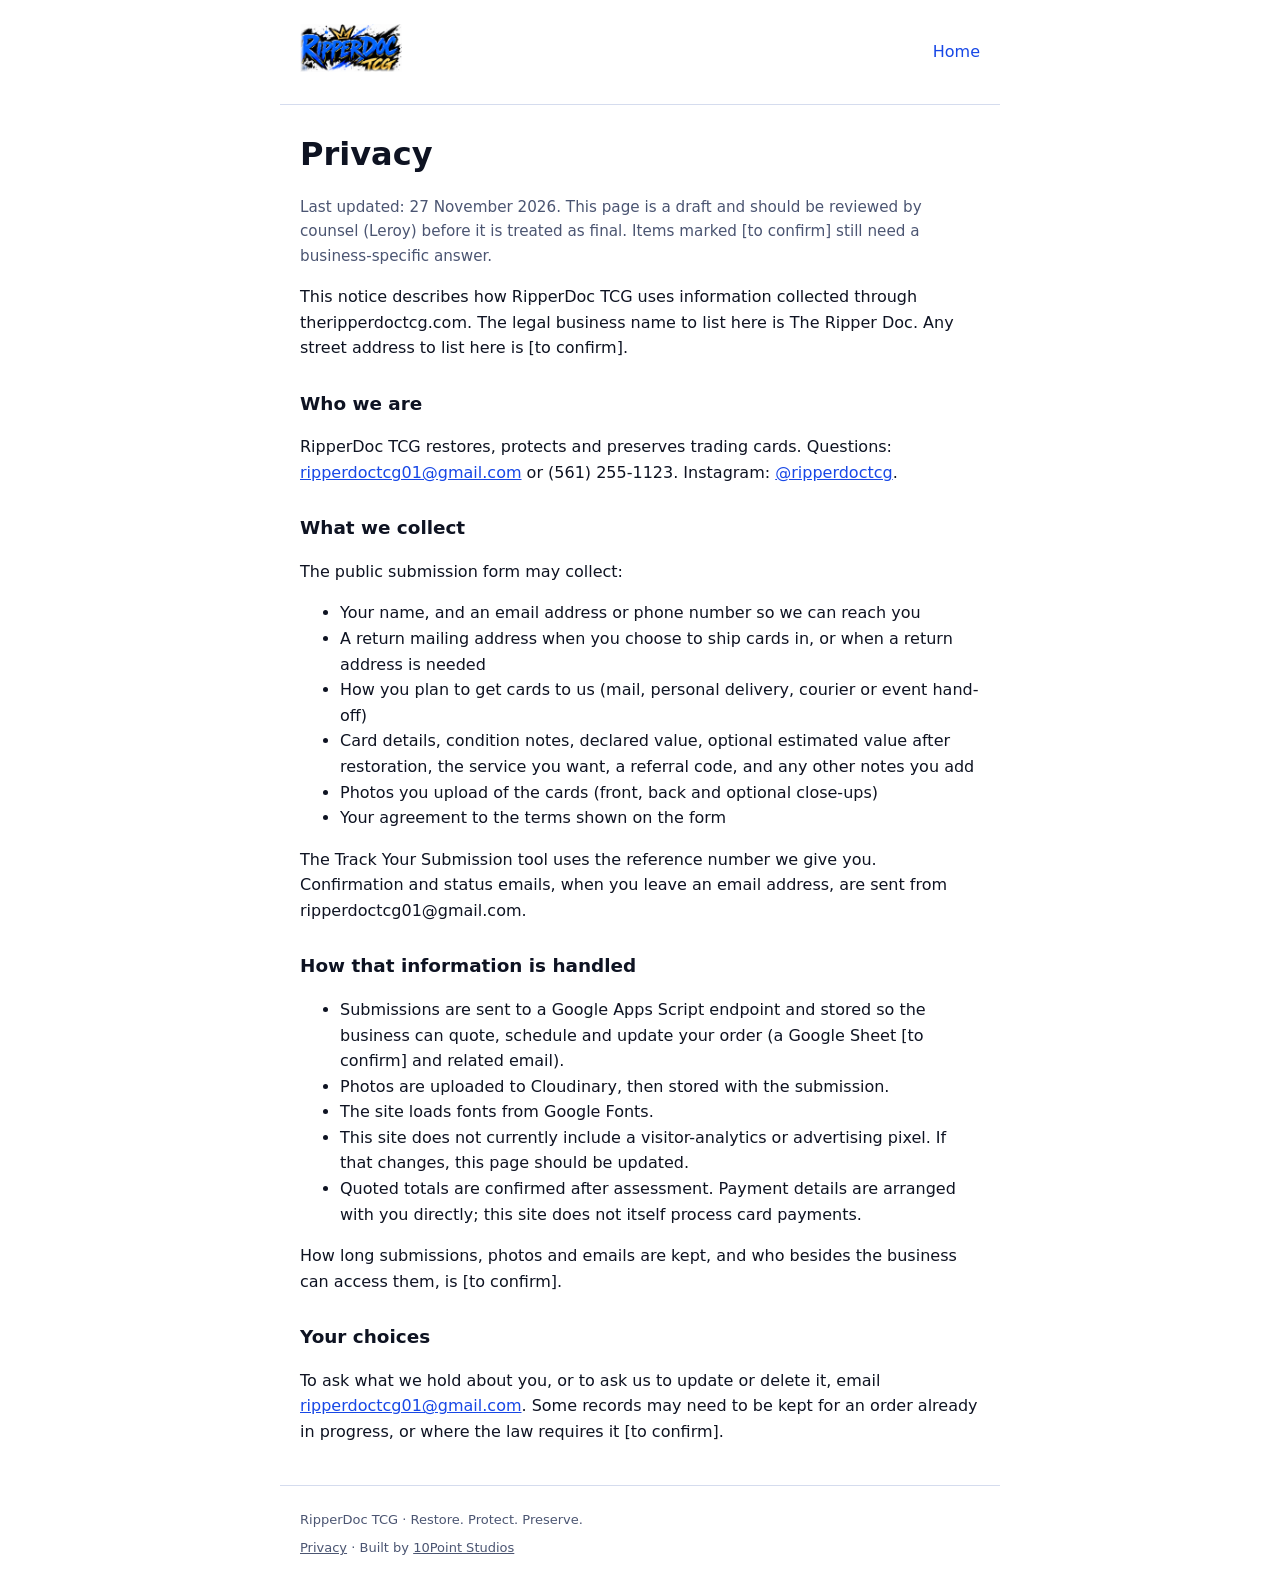
<file: privacy/index.html>
<!DOCTYPE html>
<html lang="en">
<head>
<meta charset="UTF-8">
<meta name="viewport" content="width=device-width, initial-scale=1.0">
<title>Privacy | RipperDoc TCG</title>
<meta name="description" content="How RipperDoc TCG uses information from card submissions, photos and order tracking on theripperdoctcg.com.">
<link rel="canonical" href="https://theripperdoctcg.com/privacy/">
<link rel="icon" href="../favicon.png">
<meta property="og:type" content="website">
<meta property="og:site_name" content="RipperDoc TCG">
<meta property="og:url" content="https://theripperdoctcg.com/privacy/">
<meta property="og:title" content="Privacy | RipperDoc TCG">
<meta property="og:description" content="How RipperDoc TCG uses information from card submissions, photos and order tracking on theripperdoctcg.com.">
<meta property="og:image" content="https://theripperdoctcg.com/ripperdoc-email-logo.png">
<meta property="og:image:width" content="440">
<meta property="og:image:height" content="207">
<meta name="twitter:card" content="summary_large_image">
<meta name="twitter:title" content="Privacy | RipperDoc TCG">
<meta name="twitter:description" content="How RipperDoc TCG uses information from card submissions, photos and order tracking on theripperdoctcg.com.">
<meta name="twitter:image" content="https://theripperdoctcg.com/ripperdoc-email-logo.png">
<style>

:root{--bg:#ffffff;--text:#0e1322;--muted:#4b5572;--accent:#1747e6;--line:#d5dcee;}
*{box-sizing:border-box}
body{margin:0;font:16px/1.6 system-ui,-apple-system,Segoe UI,sans-serif;background:var(--bg);color:var(--text);}
header,footer,main{max-width:720px;margin:0 auto;padding:24px 20px;}
header{display:flex;align-items:center;justify-content:space-between;border-bottom:1px solid var(--line);}
header img{height:48px;width:auto;}
header a{color:var(--accent);text-decoration:none;}
h1{font-size:2rem;margin:0 0 8px;}
h2{font-size:1.15rem;margin:28px 0 8px;}
.updated{color:var(--muted);font-size:0.95rem;}
footer{border-top:1px solid var(--line);color:var(--muted);font-size:13px;}
.flegal{margin-top:8px;}
.flegal a{color:inherit;}
a{color:var(--accent);}

</style>
</head>
<body>
  <header>
    <a class="brand" href="/"><img src="../ripperdoc-email-logo.png" alt="RipperDoc TCG"></a>
    <a href="/">Home</a>
  </header>
  <main>
    <h1>Privacy</h1>
    <p class="updated">Last updated: 27 November 2026. This page is a draft and should be reviewed by counsel (Leroy) before it is treated as final. Items marked [to confirm] still need a business-specific answer.</p>
    
    <p>This notice describes how RipperDoc TCG uses information collected through theripperdoctcg.com. The legal business name to list here is The Ripper Doc. Any street address to list here is [to confirm].</p>
    <h2>Who we are</h2>
    <p>RipperDoc TCG restores, protects and preserves trading cards. Questions: <a href="mailto:ripperdoctcg01@gmail.com">ripperdoctcg01@gmail.com</a> or (561) 255-1123. Instagram: <a href="https://www.instagram.com/ripperdoctcg/">@ripperdoctcg</a>.</p>
    <h2>What we collect</h2>
    <p>The public submission form may collect:</p>
    <ul><li>Your name, and an email address or phone number so we can reach you</li><li>A return mailing address when you choose to ship cards in, or when a return address is needed</li><li>How you plan to get cards to us (mail, personal delivery, courier or event hand-off)</li><li>Card details, condition notes, declared value, optional estimated value after restoration, the service you want, a referral code, and any other notes you add</li><li>Photos you upload of the cards (front, back and optional close-ups)</li><li>Your agreement to the terms shown on the form</li></ul>
    <p>The Track Your Submission tool uses the reference number we give you. Confirmation and status emails, when you leave an email address, are sent from ripperdoctcg01@gmail.com.</p>
    <h2>How that information is handled</h2>
    <ul><li>Submissions are sent to a Google Apps Script endpoint and stored so the business can quote, schedule and update your order (a Google Sheet [to confirm] and related email).</li><li>Photos are uploaded to Cloudinary, then stored with the submission.</li><li>The site loads fonts from Google Fonts.</li><li>This site does not currently include a visitor-analytics or advertising pixel. If that changes, this page should be updated.</li><li>Quoted totals are confirmed after assessment. Payment details are arranged with you directly; this site does not itself process card payments.</li></ul>
    <p>How long submissions, photos and emails are kept, and who besides the business can access them, is [to confirm].</p>
    <h2>Your choices</h2>
    <p>To ask what we hold about you, or to ask us to update or delete it, email <a href="mailto:ripperdoctcg01@gmail.com">ripperdoctcg01@gmail.com</a>. Some records may need to be kept for an order already in progress, or where the law requires it [to confirm].</p>
    
  </main>
  <footer>
    <div>RipperDoc TCG · Restore. Protect. Preserve.</div>
    <div class="flegal"><a href="/privacy/">Privacy</a> · Built by <a href="https://10pointstudios.com/?utm_source=theripperdoctcg&amp;utm_medium=referral&amp;utm_campaign=footer_credit" target="_blank" rel="noopener">10Point Studios</a></div>
  </footer>
</body>
</html>
</file>
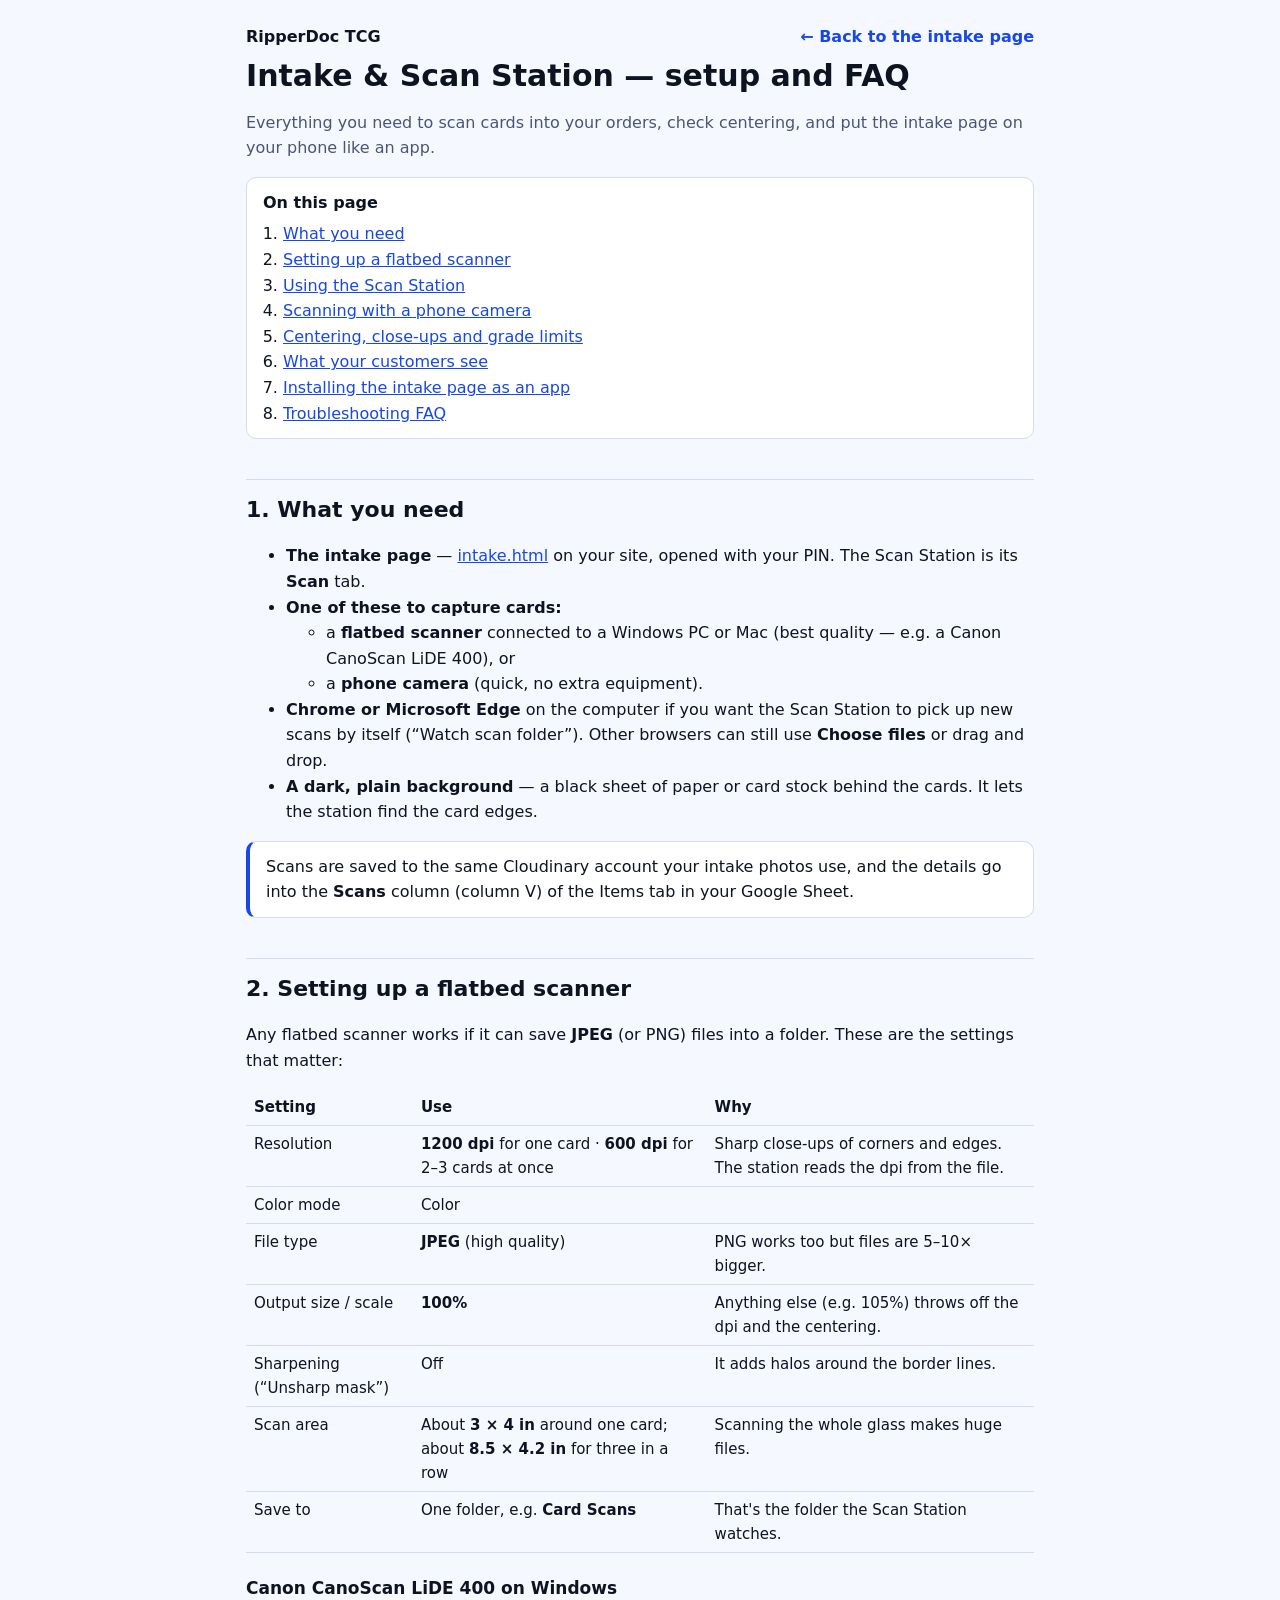
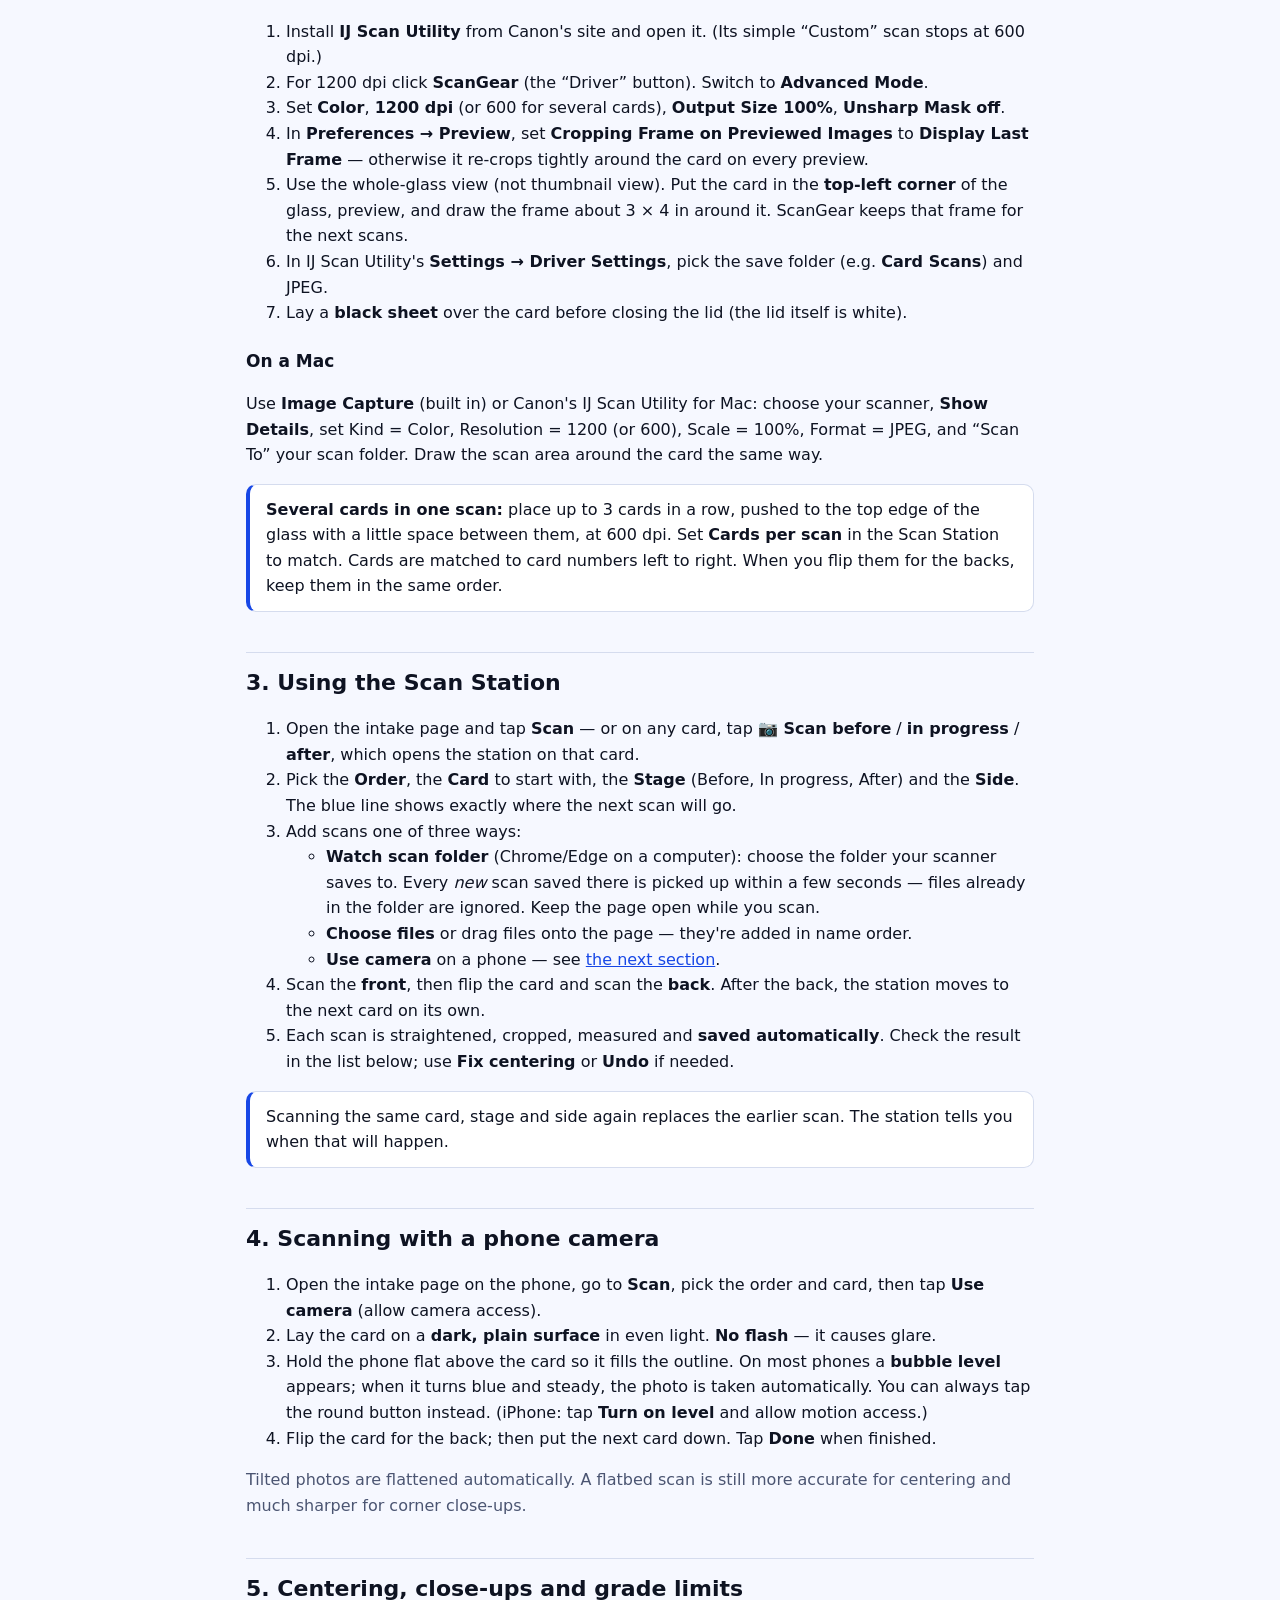
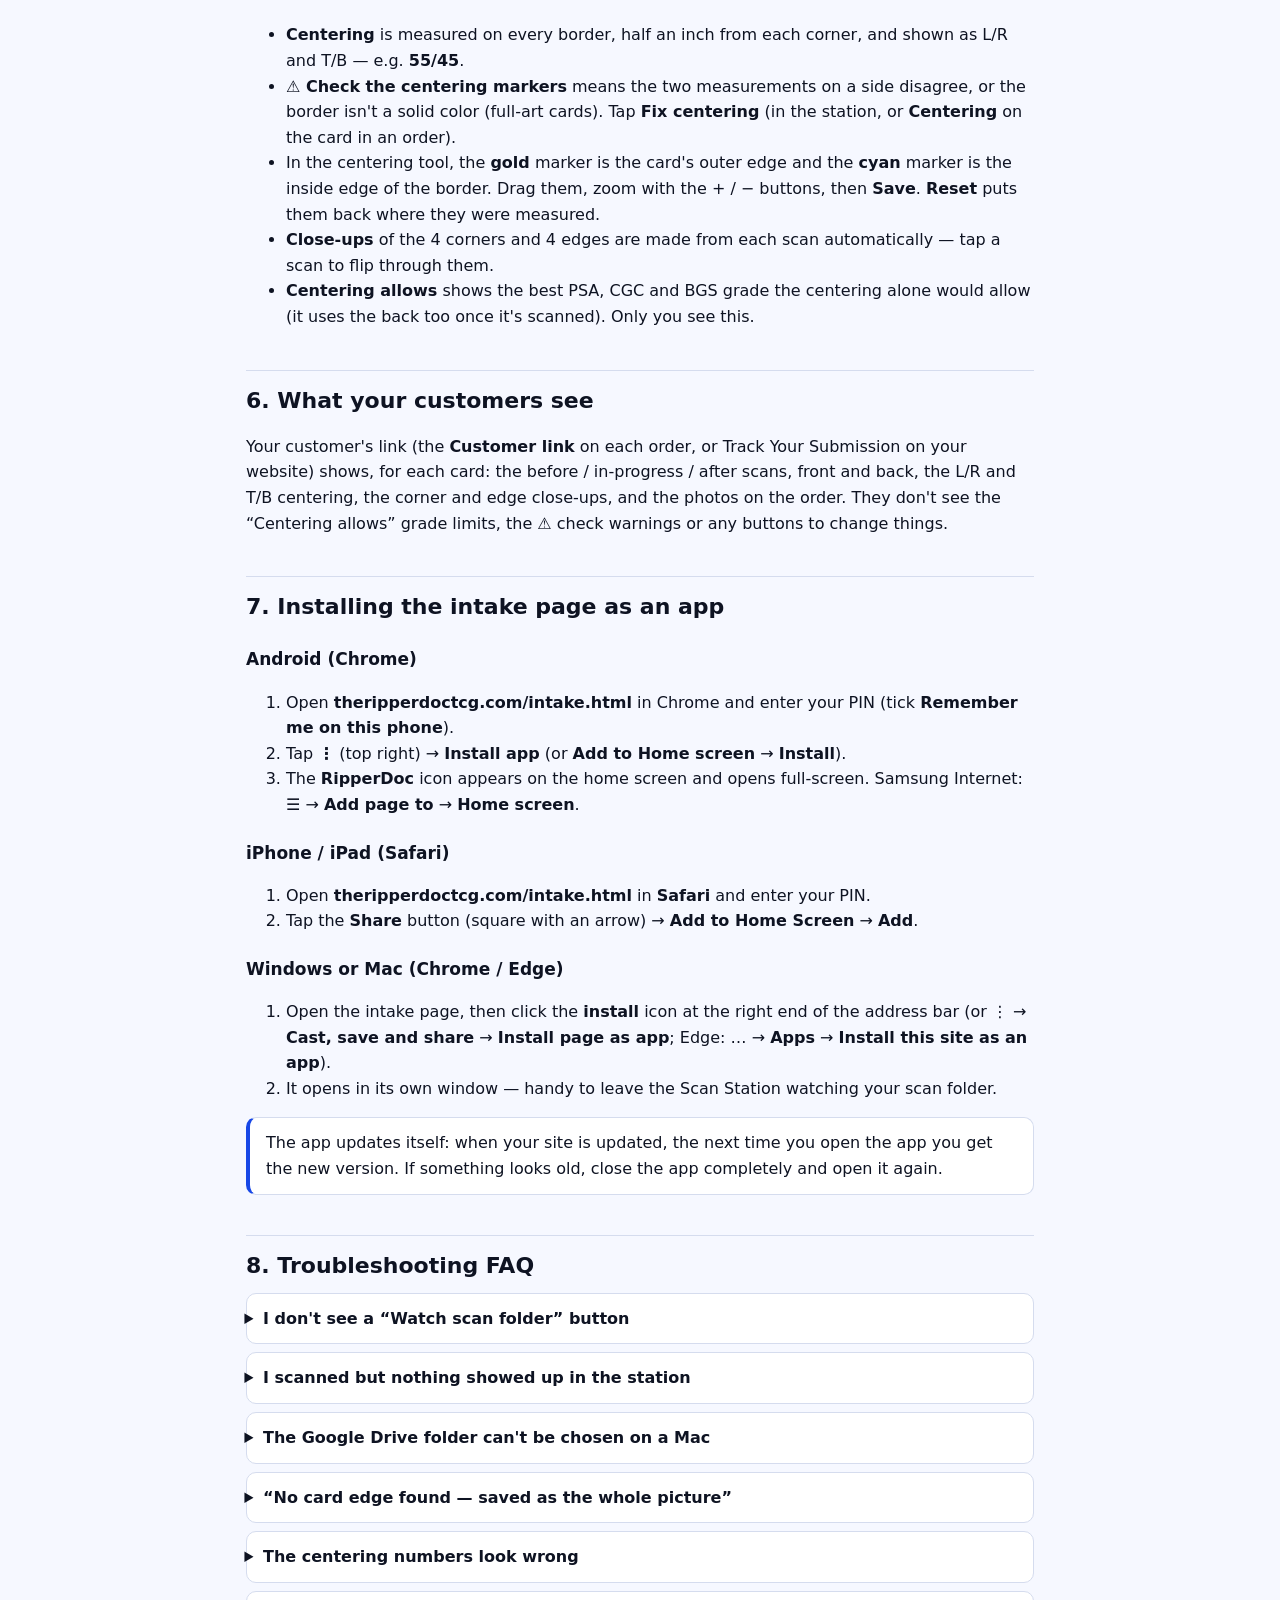
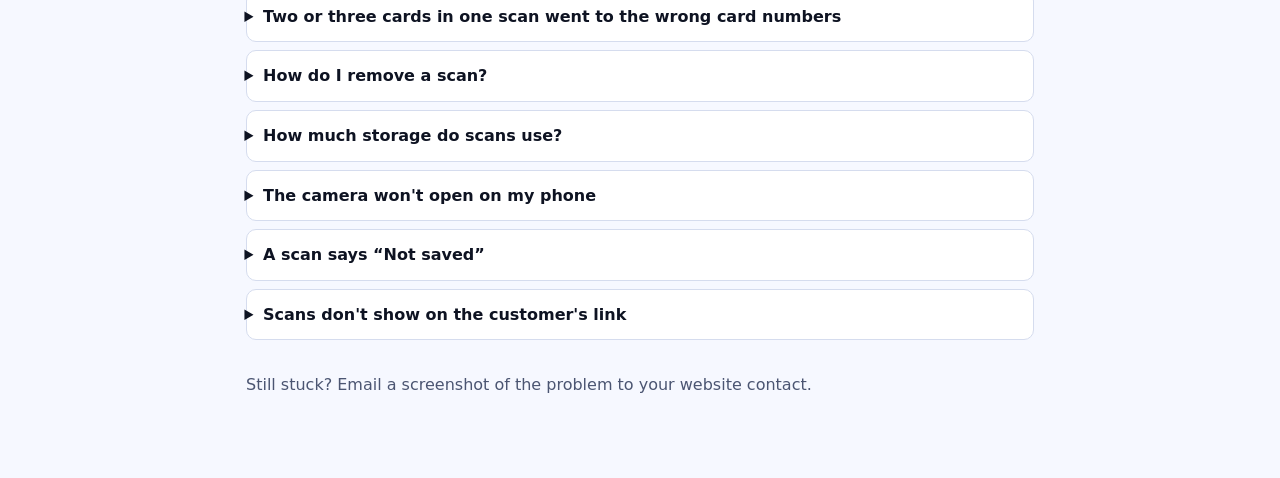
<file: help.html>
<!DOCTYPE html>
<html lang="en">
<head>
<meta charset="UTF-8">
<meta name="viewport" content="width=device-width, initial-scale=1.0">
<meta name="robots" content="noindex, nofollow">
<link rel="icon" type="image/png" href="intake-icon.png">
<title>Help — RipperDoc TCG Intake &amp; Scan Station</title>
<style>
:root{--bg:#f6f8ff;--panel:#ffffff;--line:#d5dcee;--text:#0e1322;--muted:#4b5572;--accent:#1747e6;--on-accent:#ffffff}
*{box-sizing:border-box}
body{margin:0;background:var(--bg);color:var(--text);font:16px/1.6 system-ui,-apple-system,'Segoe UI',Roboto,sans-serif}
.wrap{max-width:820px;margin:0 auto;padding:24px 16px 64px}
header{display:flex;justify-content:space-between;align-items:center;gap:12px;flex-wrap:wrap;margin-bottom:8px}
header a{color:var(--accent);font-weight:700;text-decoration:none}
h1{font-size:30px;line-height:1.2;margin:8px 0 4px}
h2{font-size:22px;margin:40px 0 10px;padding-top:12px;border-top:1px solid var(--line)}
h3{font-size:17px;margin:22px 0 6px}
p,li{color:var(--text)}
.muted{color:var(--muted)}
a{color:var(--accent)}
nav.toc{background:var(--panel);border:1px solid var(--line);border-radius:10px;padding:12px 16px;margin:16px 0}
nav.toc ol{margin:6px 0 0;padding-left:20px}
.box{background:var(--panel);border:1px solid var(--line);border-radius:10px;padding:12px 16px;margin:12px 0}
.tip{border-left:4px solid var(--accent)}
details{background:var(--panel);border:1px solid var(--line);border-radius:10px;margin:8px 0;padding:0 16px}
details > summary{cursor:pointer;font-weight:700;padding:12px 0;list-style-position:outside}
details[open] > summary{border-bottom:1px solid var(--line);margin-bottom:8px}
details > div{padding-bottom:12px}
table{border-collapse:collapse;width:100%;font-size:15px}
td,th{border-bottom:1px solid var(--line);padding:6px 8px;text-align:left;vertical-align:top}
kbd{border:1px solid var(--line);border-radius:4px;padding:0 5px;font-size:.9em;background:var(--panel)}
</style>
</head>
<body>
<div class="wrap">
<header><b>RipperDoc TCG</b><a href="intake.html">← Back to the intake page</a></header>
<h1>Intake &amp; Scan Station — setup and FAQ</h1>
<p class="muted">Everything you need to scan cards into your orders, check centering, and put the intake page on your phone like an app.</p>

<nav class="toc" aria-label="On this page"><b>On this page</b><ol>
<li><a href="#what-you-need">What you need</a></li>
<li><a href="#scanner">Setting up a flatbed scanner</a></li>
<li><a href="#scan-station">Using the Scan Station</a></li>
<li><a href="#phone-camera">Scanning with a phone camera</a></li>
<li><a href="#results">Centering, close-ups and grade limits</a></li>
<li><a href="#customers">What your customers see</a></li>
<li><a href="#app">Installing the intake page as an app</a></li>
<li><a href="#faq">Troubleshooting FAQ</a></li>
</ol></nav>

<h2 id="what-you-need">1. What you need</h2>
<ul>
<li><b>The intake page</b> — <a href="intake.html">intake.html</a> on your site, opened with your PIN. The Scan Station is its <b>Scan</b> tab.</li>
<li><b>One of these to capture cards:</b>
  <ul>
  <li>a <b>flatbed scanner</b> connected to a Windows PC or Mac (best quality — e.g. a Canon CanoScan LiDE 400), or</li>
  <li>a <b>phone camera</b> (quick, no extra equipment).</li>
  </ul></li>
<li><b>Chrome or Microsoft Edge</b> on the computer if you want the Scan Station to pick up new scans by itself (“Watch scan folder”). Other browsers can still use <b>Choose files</b> or drag and drop.</li>
<li><b>A dark, plain background</b> — a black sheet of paper or card stock behind the cards. It lets the station find the card edges.</li>
</ul>
<div class="box tip">Scans are saved to the same Cloudinary account your intake photos use, and the details go into the <b>Scans</b> column (column V) of the Items tab in your Google Sheet.</div>

<h2 id="scanner">2. Setting up a flatbed scanner</h2>
<p>Any flatbed scanner works if it can save <b>JPEG</b> (or PNG) files into a folder. These are the settings that matter:</p>
<table>
<tr><th>Setting</th><th>Use</th><th>Why</th></tr>
<tr><td>Resolution</td><td><b>1200 dpi</b> for one card · <b>600 dpi</b> for 2–3 cards at once</td><td>Sharp close-ups of corners and edges. The station reads the dpi from the file.</td></tr>
<tr><td>Color mode</td><td>Color</td><td></td></tr>
<tr><td>File type</td><td><b>JPEG</b> (high quality)</td><td>PNG works too but files are 5–10× bigger.</td></tr>
<tr><td>Output size / scale</td><td><b>100%</b></td><td>Anything else (e.g. 105%) throws off the dpi and the centering.</td></tr>
<tr><td>Sharpening (“Unsharp mask”)</td><td>Off</td><td>It adds halos around the border lines.</td></tr>
<tr><td>Scan area</td><td>About <b>3 × 4 in</b> around one card; about <b>8.5 × 4.2 in</b> for three in a row</td><td>Scanning the whole glass makes huge files.</td></tr>
<tr><td>Save to</td><td>One folder, e.g. <b>Card Scans</b></td><td>That's the folder the Scan Station watches.</td></tr>
</table>

<h3>Canon CanoScan LiDE 400 on Windows</h3>
<ol>
<li>Install <b>IJ Scan Utility</b> from Canon's site and open it. (Its simple “Custom” scan stops at 600 dpi.)</li>
<li>For 1200 dpi click <b>ScanGear</b> (the “Driver” button). Switch to <b>Advanced Mode</b>.</li>
<li>Set <b>Color</b>, <b>1200 dpi</b> (or 600 for several cards), <b>Output Size 100%</b>, <b>Unsharp Mask off</b>.</li>
<li>In <b>Preferences → Preview</b>, set <b>Cropping Frame on Previewed Images</b> to <b>Display Last Frame</b> — otherwise it re-crops tightly around the card on every preview.</li>
<li>Use the whole-glass view (not thumbnail view). Put the card in the <b>top-left corner</b> of the glass, preview, and draw the frame about 3 × 4 in around it. ScanGear keeps that frame for the next scans.</li>
<li>In IJ Scan Utility's <b>Settings → Driver Settings</b>, pick the save folder (e.g. <b>Card Scans</b>) and JPEG.</li>
<li>Lay a <b>black sheet</b> over the card before closing the lid (the lid itself is white).</li>
</ol>
<h3>On a Mac</h3>
<p>Use <b>Image Capture</b> (built in) or Canon's IJ Scan Utility for Mac: choose your scanner, <b>Show Details</b>, set Kind = Color, Resolution = 1200 (or 600), Scale = 100%, Format = JPEG, and “Scan To” your scan folder. Draw the scan area around the card the same way.</p>
<div class="box tip"><b>Several cards in one scan:</b> place up to 3 cards in a row, pushed to the top edge of the glass with a little space between them, at 600 dpi. Set <b>Cards per scan</b> in the Scan Station to match. Cards are matched to card numbers left to right. When you flip them for the backs, keep them in the same order.</div>

<h2 id="scan-station">3. Using the Scan Station</h2>
<ol>
<li>Open the intake page and tap <b>Scan</b> — or on any card, tap <b>📷 Scan before</b> / <b>in progress</b> / <b>after</b>, which opens the station on that card.</li>
<li>Pick the <b>Order</b>, the <b>Card</b> to start with, the <b>Stage</b> (Before, In progress, After) and the <b>Side</b>. The blue line shows exactly where the next scan will go.</li>
<li>Add scans one of three ways:
  <ul>
  <li><b>Watch scan folder</b> (Chrome/Edge on a computer): choose the folder your scanner saves to. Every <i>new</i> scan saved there is picked up within a few seconds — files already in the folder are ignored. Keep the page open while you scan.</li>
  <li><b>Choose files</b> or drag files onto the page — they're added in name order.</li>
  <li><b>Use camera</b> on a phone — see <a href="#phone-camera">the next section</a>.</li>
  </ul></li>
<li>Scan the <b>front</b>, then flip the card and scan the <b>back</b>. After the back, the station moves to the next card on its own.</li>
<li>Each scan is straightened, cropped, measured and <b>saved automatically</b>. Check the result in the list below; use <b>Fix centering</b> or <b>Undo</b> if needed.</li>
</ol>
<div class="box tip">Scanning the same card, stage and side again replaces the earlier scan. The station tells you when that will happen.</div>

<h2 id="phone-camera">4. Scanning with a phone camera</h2>
<ol>
<li>Open the intake page on the phone, go to <b>Scan</b>, pick the order and card, then tap <b>Use camera</b> (allow camera access).</li>
<li>Lay the card on a <b>dark, plain surface</b> in even light. <b>No flash</b> — it causes glare.</li>
<li>Hold the phone flat above the card so it fills the outline. On most phones a <b>bubble level</b> appears; when it turns blue and steady, the photo is taken automatically. You can always tap the round button instead. (iPhone: tap <b>Turn on level</b> and allow motion access.)</li>
<li>Flip the card for the back; then put the next card down. Tap <b>Done</b> when finished.</li>
</ol>
<p class="muted">Tilted photos are flattened automatically. A flatbed scan is still more accurate for centering and much sharper for corner close-ups.</p>

<h2 id="results">5. Centering, close-ups and grade limits</h2>
<ul>
<li><b>Centering</b> is measured on every border, half an inch from each corner, and shown as L/R and T/B — e.g. <b>55/45</b>.</li>
<li><b>⚠ Check the centering markers</b> means the two measurements on a side disagree, or the border isn't a solid color (full-art cards). Tap <b>Fix centering</b> (in the station, or <b>Centering</b> on the card in an order).</li>
<li>In the centering tool, the <b>gold</b> marker is the card's outer edge and the <b>cyan</b> marker is the inside edge of the border. Drag them, zoom with the + / − buttons, then <b>Save</b>. <b>Reset</b> puts them back where they were measured.</li>
<li><b>Close-ups</b> of the 4 corners and 4 edges are made from each scan automatically — tap a scan to flip through them.</li>
<li><b>Centering allows</b> shows the best PSA, CGC and BGS grade the centering alone would allow (it uses the back too once it's scanned). Only you see this.</li>
</ul>

<h2 id="customers">6. What your customers see</h2>
<p>Your customer's link (the <b>Customer link</b> on each order, or Track Your Submission on your website) shows, for each card: the before / in-progress / after scans, front and back, the L/R and T/B centering, the corner and edge close-ups, and the photos on the order. They don't see the “Centering allows” grade limits, the ⚠ check warnings or any buttons to change things.</p>

<h2 id="app">7. Installing the intake page as an app</h2>
<h3>Android (Chrome)</h3>
<ol><li>Open <b>theripperdoctcg.com/intake.html</b> in Chrome and enter your PIN (tick <b>Remember me on this phone</b>).</li>
<li>Tap <b>⋮</b> (top right) → <b>Install app</b> (or <b>Add to Home screen</b> → <b>Install</b>).</li>
<li>The <b>RipperDoc</b> icon appears on the home screen and opens full-screen. Samsung Internet: ☰ → <b>Add page to</b> → <b>Home screen</b>.</li></ol>
<h3>iPhone / iPad (Safari)</h3>
<ol><li>Open <b>theripperdoctcg.com/intake.html</b> in <b>Safari</b> and enter your PIN.</li>
<li>Tap the <b>Share</b> button (square with an arrow) → <b>Add to Home Screen</b> → <b>Add</b>.</li></ol>
<h3>Windows or Mac (Chrome / Edge)</h3>
<ol><li>Open the intake page, then click the <b>install</b> icon at the right end of the address bar (or ⋮ → <b>Cast, save and share</b> → <b>Install page as app</b>; Edge: … → <b>Apps</b> → <b>Install this site as an app</b>).</li>
<li>It opens in its own window — handy to leave the Scan Station watching your scan folder.</li></ol>
<div class="box tip">The app updates itself: when your site is updated, the next time you open the app you get the new version. If something looks old, close the app completely and open it again.</div>

<h2 id="faq">8. Troubleshooting FAQ</h2>
<details><summary>I don't see a “Watch scan folder” button</summary><div><p>Folder watching needs <b>Chrome or Edge on a computer</b>. Safari, Firefox and phones don't allow it. Use <b>Choose files</b> or drag the scans onto the page instead.</p></div></details>
<details><summary>I scanned but nothing showed up in the station</summary><div><ul>
<li>Make sure the line under “Add scans” says <b>Watching …</b> with the right folder name, and the page is still open.</li>
<li>Check the scanner really saved to that folder (open the folder and look for the new file).</li>
<li>Only files saved <i>after</i> you started watching are picked up. For an older file, use <b>Choose files</b>.</li>
<li>After a computer restart, click <b>Watch scan folder</b> again and allow access.</li></ul></div></details>
<details><summary>The Google Drive folder can't be chosen on a Mac</summary><div><p>Chrome on a Mac may not open folders inside Google Drive. Make a normal folder (e.g. in Documents) for the scanner and the station, and add it to Google Drive's backup if you want copies there.</p></div></details>
<details><summary>“No card edge found — saved as the whole picture”</summary><div><p>The station couldn't see where the card ends, so it saved the picture as it is (no close-ups or centering). Use a <b>darker background</b> with space around the card, check the card isn't touching the edge of the scan area, and scan again — the new scan replaces the old one.</p></div></details>
<details><summary>The centering numbers look wrong</summary><div><ul>
<li>Check the scanner's <b>Output size is 100%</b>.</li>
<li>Open <b>Fix centering</b> and drag the markers onto the real edges, then Save.</li>
<li>Full-art and borderless cards have no border to measure — set the markers by eye or ignore the numbers.</li></ul></div></details>
<details><summary>Two or three cards in one scan went to the wrong card numbers</summary><div><p>Cards are read <b>left to right</b> and matched to the card numbers starting at the card shown in the blue line. Use <b>Undo</b> on the wrong ones, pick the right starting card, and scan again. Keep the backs in the same order as the fronts.</p></div></details>
<details><summary>How do I remove a scan?</summary><div><p>In the station, <b>Undo</b>. On an order, open the card and tap <b>Remove</b> under the scan (tap twice to confirm). This removes it from the order and the customer link; the picture itself stays in your Cloudinary account (you can delete it there if you need the space).</p></div></details>
<details><summary>How much storage do scans use?</summary><div><p>Each saved side is about 1–3 MB on Cloudinary, so a card with before and after, front and back is roughly 5–10 MB. Cloudinary's free plan gives 25 credits a month — one credit is about 1 GB of storage, 1 GB of viewing, or 1,000 close-up crops (each crop is made once, then reused). A few hundred cards fit comfortably; check <b>Cloudinary → Dashboard</b> for your usage.</p></div></details>
<details><summary>The camera won't open on my phone</summary><div><p>Allow camera access when asked. If you said no before: Android Chrome → 🔒 next to the address → Permissions → Camera → Allow. iPhone → Settings → Safari → Camera → Allow. Inside the installed app it uses the same setting as the browser.</p></div></details>
<details><summary>A scan says “Not saved”</summary><div><p>Usually the internet dropped while uploading. Tap <b>Try again</b> on that scan. If it keeps failing, check your Cloudinary upload preset is still set to <b>Unsigned</b>.</p></div></details>
<details><summary>Scans don't show on the customer's link</summary><div><p>Your Google Apps Script needs the version with scan support. In the Sheet: <b>Extensions → Apps Script</b>, paste the latest Code.gs (keep your PIN line), Save, then <b>Deploy → Manage deployments → ✏️ → New version → Deploy</b>.</p></div></details>
<p class="muted" style="margin-top:32px">Still stuck? Email a screenshot of the problem to your website contact.</p>
</div>
</body>
</html>
</file>
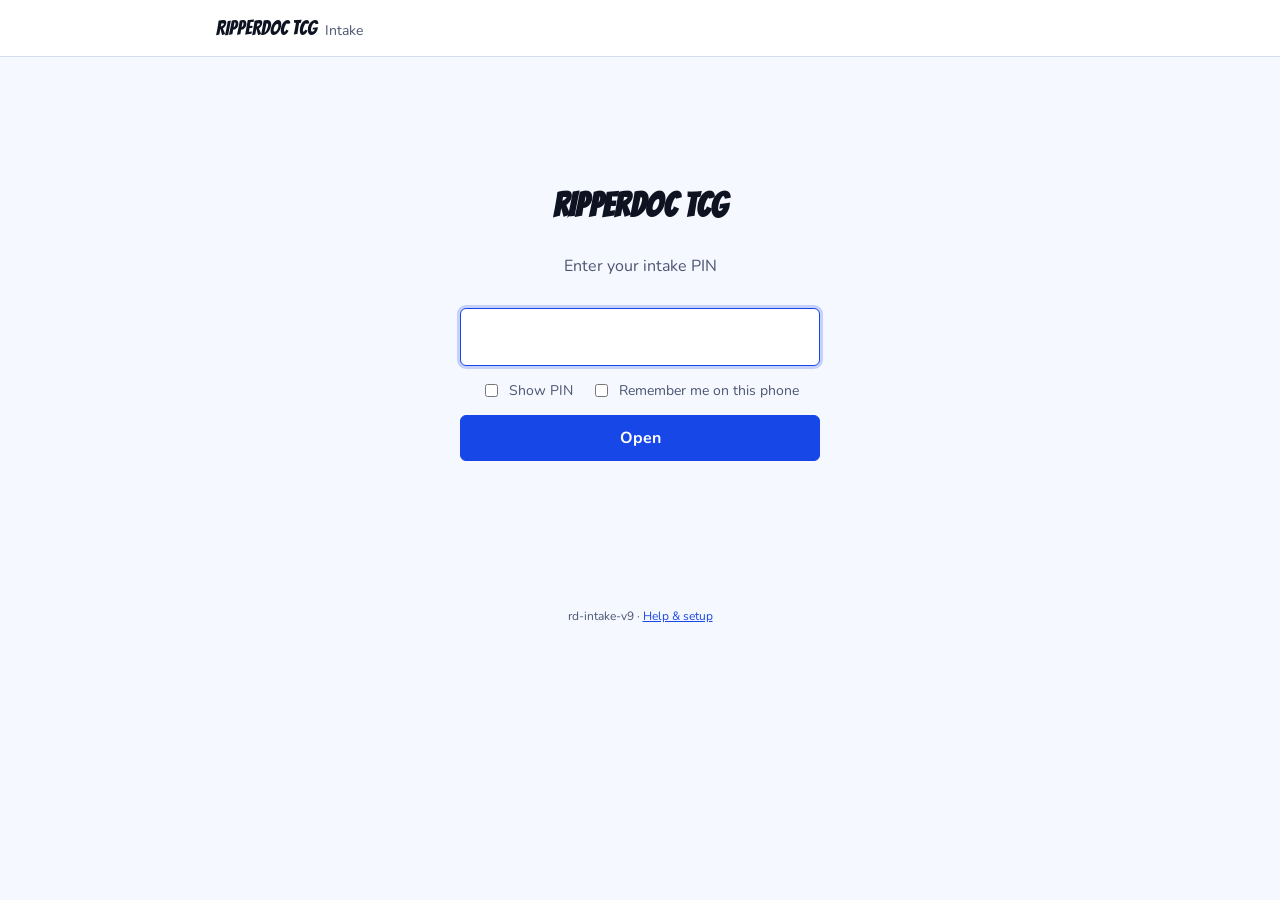
<file: intake.html>
<!DOCTYPE html>
<html lang="en">
<head>
<meta charset="UTF-8">
<meta name="viewport" content="width=device-width, initial-scale=1.0">
<meta name="robots" content="noindex, nofollow">
<link rel="manifest" href="intake.webmanifest">
<link rel="apple-touch-icon" href="intake-icon.png">
<link rel="icon" type="image/png" href="intake-icon.png">
<meta name="apple-mobile-web-app-capable" content="yes">
<meta name="mobile-web-app-capable" content="yes">
<meta name="apple-mobile-web-app-title" content="RipperDoc">
<meta name="apple-mobile-web-app-status-bar-style" content="default">
<meta name="theme-color" content="#ffffff">
<title>Intake</title>
<link rel="stylesheet" href="scan/scan.css">
<script src="scan/scanview.js" defer></script>
<script>
/* =====================================================================
 *  OWNER INTAKE PAGE — intake-v1 (private: not linked from the site)
 *  Orders, automatic quotes, your discount, before/after photos and notes.
 *  Edit only this CONFIG block. The PIN is set in Code.gs (INTAKE_PIN).
 * ===================================================================== */
const CONFIG = {
  business: 'RipperDoc TCG',
  build: 'rd-intake-v9',
  endpoint: 'https://script.google.com/macros/s/AKfycbyVCmZmKVUKMUuFVguW8E9Ih6gyRdyQmLM8kDz2QN-s7AfRd6bFGVCzKfdfUPDuiOhG/exec',
  cloudinaryCloud: 'oobgsfee',
  cloudinaryPreset: 'rpbeyooz',
  item: 'card', items: 'cards',
  theme: { bg: '#f6f8ff', panel: '#ffffff', panel2: '#eef2ff', line: '#d5dcee', text: '#0e1322', muted: '#4b5572',
           accent: '#1747e6', onAccent: '#ffffff', highlight: '#f2ac00', onHighlight: '#0e0e0e' },
  fonts: { display: 'Bangers', displayWeights: '400', displayUpper: true, body: 'Nunito', bodyWeights: '400;600;700;800' }
};
</script>
<style>
:root{
  --ok:#1e8a46; --ok-soft:color-mix(in srgb, var(--ok) 14%, transparent);
  --warn:#b26a00; --warn-soft:color-mix(in srgb, #f0a020 18%, transparent);
  --bad:#c62f26; --bad-soft:color-mix(in srgb, var(--bad) 12%, transparent);
  --r:10px; --r-sm:6px;
}
*{box-sizing:border-box}
html{-webkit-text-size-adjust:100%}
body{margin:0; background:var(--bg); color:var(--text); font:16px/1.5 var(--f-body); min-height:100vh}
a{color:var(--accent)}
:focus-visible{outline:3px solid var(--accent); outline-offset:2px}
h1,h2,h3{font-family:var(--f-display); text-transform:var(--display-case); margin:0; line-height:1.1; letter-spacing:.01em}
.wrap{max-width:880px; margin:0 auto; padding:0 16px}
header.top{background:var(--panel); border-bottom:1px solid var(--line); position:sticky; top:0; z-index:5}
header.top .wrap{display:flex; align-items:center; justify-content:space-between; gap:12px; min-height:56px}
.brand{font-family:var(--f-display); text-transform:var(--display-case); font-size:20px}
.brand small{font-family:var(--f-body); text-transform:none; color:var(--muted); font-size:14px; margin-left:8px}
main{padding:22px 0 80px}
button, input, textarea, select{font:inherit; color:inherit}
.btn{border:1px solid var(--accent); background:var(--accent); color:var(--on-accent); border-radius:var(--r-sm); padding:10px 16px; font-weight:700; cursor:pointer; min-height:44px}
.btn.ghost{background:transparent; color:var(--text); border-color:var(--line)}
.btn.small{min-height:34px; padding:6px 12px; font-size:14px}
.btn[disabled]{opacity:.55; cursor:not-allowed}
[hidden]{display:none !important}
input[type=text], input[type=password], input[type=search], input[type=email], input[type=tel], input[type=date], input[type=number], select, textarea{background:var(--panel); border:1px solid var(--line); border-radius:var(--r-sm); padding:10px 12px; width:100%; min-height:44px}
textarea{min-height:84px; resize:vertical}
input:focus, textarea:focus{border-color:var(--accent); outline:none; box-shadow:0 0 0 3px color-mix(in srgb, var(--accent) 22%, transparent)}
.muted{color:var(--muted)}
.err{color:var(--bad)}

/* PIN */
.pin{max-width:360px; margin:12vh auto 0; display:grid; gap:14px; text-align:center}
.pin h1{font-size:34px}
.pin input{font-size:24px; text-align:center; letter-spacing:.3em}

/* list */
.toolbar{display:flex; gap:10px; flex-wrap:wrap; align-items:center; margin-bottom:14px}
.toolbar input{flex:1 1 220px}
.seg{display:inline-flex; border:1px solid var(--line); border-radius:var(--r-sm); overflow:hidden}
.seg button{border:0; background:transparent; padding:8px 14px; cursor:pointer; min-height:42px}
.seg button[aria-pressed="true"]{background:var(--accent); color:var(--on-accent); font-weight:700}
.orders{display:grid; gap:8px}
.order{display:grid; grid-template-columns:1fr auto; gap:4px 14px; text-align:left; width:100%; background:var(--panel); border:1px solid var(--line); border-radius:var(--r); padding:12px 14px; cursor:pointer}
.order:hover{border-color:var(--accent)}
.order .who{font-weight:800}
.order .ref{font-family:ui-monospace, SFMono-Regular, Menlo, monospace; font-size:13px; color:var(--muted)}
.order .amt{grid-row:1 / span 2; grid-column:2; align-self:center; text-align:right; font-weight:800; font-size:18px}
.order .amt small{display:block; font-weight:400; font-size:12px; color:var(--muted)}
.tags{display:flex; flex-wrap:wrap; gap:6px; grid-column:1}
.tag{font-size:12px; border-radius:4px; padding:2px 7px; background:var(--panel2); color:var(--muted); white-space:nowrap}
.tag.warn{background:var(--warn-soft); color:var(--warn); font-weight:700}
.tag.ok{background:var(--ok-soft); color:var(--ok); font-weight:700}
.empty{border:1px dashed var(--line); border-radius:var(--r); padding:24px; text-align:center; color:var(--muted)}

/* order */
.back{margin-bottom:14px}
.ohead{display:flex; justify-content:space-between; gap:12px; align-items:flex-start; flex-wrap:wrap; margin-bottom:16px}
.ohead h1{font-size:30px}
.contact{display:grid; gap:2px; font-size:15px; margin-top:6px}
.panel{background:var(--panel); border:1px solid var(--line); border-radius:var(--r); padding:16px}
.clink{margin-bottom:16px}
.setbox{border:1px solid var(--line); border-radius:var(--r-sm); padding:10px 12px; margin:0 0 12px; background:var(--panel2)}
.setbox.need{border-color:var(--warn); background:var(--warn-soft)}
.setbox > b{font-size:14px}
.setrow{display:grid; grid-template-columns:2fr 1fr 1fr auto; gap:8px; align-items:end; margin-top:6px}
.setrow label{display:grid; gap:4px; font-size:13px; color:var(--muted)}
.setrow input{min-height:40px; padding:8px 10px}
@media (max-width:640px){.setrow{grid-template-columns:1fr 1fr} .setrow label:first-child{grid-column:1 / -1}}
.setneed{color:var(--warn); font-weight:800}
.setline{color:var(--text); font-weight:700}
.setneed-note{margin:0 0 8px; font-size:14px; color:var(--warn); font-weight:700}
.clink h2{margin-bottom:4px}
.clink .clrow{display:flex; gap:8px; margin-top:10px}
.clink .clrow input{flex:1; min-width:0; font-size:14px}
.clink .clbtns{display:flex; gap:8px; flex-wrap:wrap; margin-top:8px}
.clink .clbtns a{text-decoration:none; display:inline-flex; align-items:center}
.quote{border:2px solid var(--highlight); margin-bottom:18px}
.quote h2{font-size:20px; margin-bottom:10px}
.qline{display:flex; justify-content:space-between; gap:12px; padding:5px 0; border-bottom:1px solid var(--line); font-size:15px}
.qline .bd{display:block; color:var(--muted); font-size:13px}
.qline b{white-space:nowrap}
.qtotal{display:flex; justify-content:space-between; align-items:baseline; margin-top:10px}
.qtotal .big{font-family:var(--f-display); font-size:34px; color:var(--text)}
.disc{display:flex; gap:8px; margin-top:12px; flex-wrap:wrap; align-items:center}
.disc input{width:140px; flex:none}
.qnotes{margin:12px 0 0; padding:10px 12px 10px 28px; background:var(--warn-soft); border-radius:var(--r-sm); color:var(--text); font-size:14px}
.card{margin-bottom:14px}
.card .chead{display:flex; justify-content:space-between; gap:12px; align-items:flex-start}
.card h3{font-size:20px}
.facts{display:grid; grid-template-columns:max-content 1fr; gap:3px 12px; margin:10px 0; font-size:15px}
.facts dt{color:var(--muted)}
.facts dd{margin:0; white-space:pre-wrap; overflow-wrap:anywhere}
.ph{margin-top:14px}
.ph > b{display:block; font-size:14px; margin-bottom:6px}
.strip{display:flex; flex-wrap:wrap; gap:8px; align-items:flex-start}
.thumb{position:relative; width:86px}
.thumb a{display:block}
.thumb img{width:86px; height:114px; object-fit:cover; border-radius:5px; border:1px solid var(--line); background:var(--panel2); display:block}
.thumb span{display:block; font-size:12px; color:var(--muted); text-align:center}
.thumb .x{position:absolute; top:-7px; right:-7px; width:26px; height:26px; border-radius:50%; border:1px solid var(--line); background:var(--panel); color:var(--bad); font-weight:800; cursor:pointer; line-height:1}
.add{width:86px; height:114px; border:2px dashed var(--line); border-radius:5px; display:grid; place-items:center; text-align:center; font-size:13px; color:var(--muted); cursor:pointer; background:var(--panel2); padding:4px}
.add:hover{border-color:var(--accent); color:var(--accent)}
.add.busy{opacity:.6; cursor:progress}
.row2{display:grid; grid-template-columns:1fr 200px; gap:14px; margin-top:14px}
@media (max-width:620px){ .row2{grid-template-columns:1fr} }
.saved{font-size:13px; color:var(--ok); margin-left:8px}
.status{font-size:12px; font-weight:800; border-radius:4px; padding:3px 8px; background:var(--panel2); color:var(--text); white-space:nowrap}
.status.done{background:var(--ok-soft); color:var(--ok)}
.status.cancel{background:var(--bad-soft); color:var(--bad)}
.toast{position:fixed; left:50%; bottom:18px; transform:translateX(-50%); background:var(--text); color:var(--bg); padding:11px 16px; border-radius:var(--r-sm); font-weight:700; z-index:9; max-width:calc(100% - 32px)}
.toast[hidden]{display:none}
footer{color:var(--muted); font-size:12px; text-align:center; padding:20px}

nav.tabs{display:flex; gap:4px; overflow-x:auto}
nav.tabs a{padding:8px 12px; border-radius:var(--r-sm); text-decoration:none; color:var(--muted); font-weight:700; white-space:nowrap}
nav.tabs a[aria-current="page"]{background:var(--panel2); color:var(--text)}
header.top .wrap{flex-wrap:wrap}
.cust{display:grid; grid-template-columns:1fr auto; gap:4px 14px; text-align:left; width:100%; background:var(--panel); border:1px solid var(--line); border-radius:var(--r); padding:12px 14px; cursor:pointer; text-decoration:none; color:inherit}
.cust:hover{border-color:var(--accent)}
.cust .who{font-weight:800}
.cust .amt{grid-row:1 / span 2; grid-column:2; align-self:center; text-align:right; font-weight:800; font-size:18px}
.cust .amt small{display:block; font-weight:400; font-size:12px; color:var(--muted)}
.stats{display:grid; grid-template-columns:repeat(auto-fit, minmax(130px, 1fr)); gap:10px; margin:14px 0 18px}
.stat{background:var(--panel); border:1px solid var(--line); border-radius:var(--r); padding:12px}
.stat b{display:block; font-family:var(--f-display); font-size:26px}
.stat span{color:var(--muted); font-size:13px}
.chips{display:flex; flex-wrap:wrap; gap:6px; margin-bottom:14px}
.chips button{border:1px solid var(--line); background:var(--panel); border-radius:999px; padding:6px 12px; cursor:pointer; font-size:14px}
.chips button[aria-pressed="true"]{background:var(--accent); color:var(--on-accent); border-color:var(--accent); font-weight:700}
.crd{display:grid; grid-template-columns:54px 1fr auto; gap:12px; align-items:center; background:var(--panel); border:1px solid var(--line); border-radius:var(--r); padding:10px 12px; text-decoration:none; color:inherit}
.crd:hover{border-color:var(--accent)}
.crd img, .crd .noimg{width:54px; height:72px; object-fit:cover; border-radius:4px; background:var(--panel2); border:1px solid var(--line)}
.crd .t{font-weight:800}
.crd .s{display:block; color:var(--muted); font-size:13px}
.crd .r{text-align:right; font-size:14px}
h2.sec{font-size:20px; margin:22px 0 10px}

.ed{margin-bottom:14px; display:grid; gap:12px}
.ed h2{font-size:20px}
.edhead{display:flex; justify-content:space-between; align-items:center; gap:12px; flex-wrap:wrap}
label.f, div.f{display:grid; gap:6px; font-weight:700; font-size:15px}
label.f input, label.f textarea, .lp select, .lp input, .ed select{font-weight:400}
.lp{display:grid; gap:8px}
.lp select, .ed select{background:var(--panel); border:1px solid var(--line); border-radius:var(--r-sm); padding:10px 12px; min-height:44px; width:100%}
.g2{display:grid; grid-template-columns:1fr 1fr; gap:12px}
@media (max-width:620px){ .g2{grid-template-columns:1fr} }
.sw{display:flex; align-items:center; gap:10px; cursor:pointer; font-weight:700}
.sw input{appearance:none; -webkit-appearance:none; width:46px; height:28px; border-radius:999px; background:var(--line); position:relative; cursor:pointer; flex:none; transition:background .15s; margin:0}
.sw input::after{content:''; position:absolute; top:3px; left:3px; width:22px; height:22px; border-radius:50%; background:#fff; transition:transform .15s}
.sw input:not(:checked){box-shadow:inset 0 0 0 1px var(--muted)}
.sw input:checked{background:var(--accent)}
.sw input:checked::after{transform:translateX(18px)}
.sw.compact{font-weight:400; font-size:14px; color:var(--muted)}
.savebar{display:flex; gap:10px; align-items:center; flex-wrap:wrap; margin-top:4px}
.seclist{list-style:none; margin:0; padding:0}
.seclist li{display:flex; justify-content:space-between; align-items:center; gap:10px; padding:8px 0; border-bottom:1px solid var(--line); flex-wrap:wrap}
.seclist li:last-child{border-bottom:0}
.seclist .nm{font-weight:700}
.seclist .ctl{display:flex; gap:6px; align-items:center}
.ptab{width:100%; border-collapse:collapse}
.ptab th{text-align:left; font-size:13px; color:var(--muted); padding:6px; border-bottom:1px solid var(--line)}
.ptab td{padding:8px 6px; border-bottom:1px solid var(--line); vertical-align:middle}
.ptab tr.grp td{font-family:var(--f-display); text-transform:var(--display-case); font-size:16px; padding-top:16px}
.ptab tr.chg td{background:color-mix(in srgb, var(--accent) 12%, transparent)}
.ptab input{min-height:40px; padding:6px 8px}
.dollar{display:flex; align-items:center; gap:4px; max-width:120px}
.tablewrap{overflow-x:auto}
.elist{display:grid; gap:8px}
.eitem{display:flex; justify-content:space-between; gap:12px; align-items:flex-start; border:1px solid var(--line); border-radius:var(--r-sm); padding:10px 12px; flex-wrap:wrap}
.eitem.dim{opacity:.6}
.einfo{display:grid; gap:2px; min-width:0; flex:1 1 220px}
.einfo .muted{font-size:14px}
.clamp{display:-webkit-box; -webkit-line-clamp:2; -webkit-box-orient:vertical; overflow:hidden}
.ectl{display:flex; gap:6px; align-items:center; flex-wrap:wrap}
.del[data-armed="1"]{color:var(--bad); border-color:var(--bad)}
.eform{display:grid; gap:12px; width:100%; padding:14px; border:1px solid var(--accent); border-radius:var(--r-sm); background:var(--panel2); margin:6px 0}
.ggrid{display:grid; grid-template-columns:repeat(auto-fill, minmax(170px, 1fr)); gap:12px}
.gitem{margin:0; border:1px solid var(--line); border-radius:var(--r-sm); padding:8px; display:grid; gap:6px; align-content:start}
.gitem.dim img{opacity:.45}
.gitem img{width:100%; aspect-ratio:3/4; object-fit:cover; border-radius:4px; background:var(--panel2)}
.gitem figcaption{display:grid; font-size:14px}
.gctl{display:flex; gap:6px; align-items:center; flex-wrap:wrap}
.qlist{display:grid; gap:10px}
.qrow{display:grid; grid-template-columns:60px 1fr; gap:10px; align-items:start}
.qimg{width:60px; height:80px; object-fit:cover; border-radius:4px; background:var(--panel); display:grid; place-items:center; border:1px solid var(--line)}
.qf{display:grid; gap:6px}
.sitehead{margin-bottom:10px}
.stctl{display:grid; gap:8px; justify-items:end}
.stctl select{background:var(--panel); border:1px solid var(--line); border-radius:var(--r-sm); padding:8px 10px; min-height:40px; font-weight:700; max-width:230px}
.stctl select:focus{border-color:var(--accent); outline:none; box-shadow:0 0 0 3px color-mix(in srgb, var(--accent) 22%, transparent)}
.stconfirm{display:grid; gap:8px; width:min(100%, 420px); padding:12px; border:1px solid var(--accent); border-radius:var(--r-sm); background:var(--panel2); justify-items:stretch}
.stconfirm[hidden]{display:none}
.stconfirm label{font-size:14px; font-weight:700}
.stconfirm textarea{min-height:64px; font-weight:400}
.stconfirm .btns{display:flex; gap:8px; flex-wrap:wrap}
.clist{margin-bottom:18px}
.clist h2{font-size:20px; margin-bottom:6px}
.crow{display:flex; justify-content:space-between; align-items:flex-start; gap:12px; padding:10px 0; border-bottom:1px solid var(--line)}
.crow:last-child{border-bottom:0}
.crow a{font-weight:800; text-decoration:none}
.crow a:hover{text-decoration:underline}
.crow .sub{display:block; color:var(--muted); font-size:13px}
@media (max-width:620px){ .crow{flex-direction:column} .stctl{justify-items:stretch; width:100%} .stctl select{max-width:none} }
.openlink{font-size:14px; margin-left:8px; font-family:var(--f-body); text-transform:none}

</style>
</head>
<body>
<header class="top"><div class="wrap"><span class="brand" id="brand"></span><span id="hdr"></span></div></header>
<main><div class="wrap" id="app"></div></main>
<div class="toast" id="toast" role="status" aria-live="polite" hidden></div>
<footer id="foot"></footer>
<script>
(function(){
'use strict';
const C = CONFIG, T = C.theme, F = C.fonts;
const r = document.documentElement.style;
[['--bg',T.bg],['--panel',T.panel],['--panel2',T.panel2],['--line',T.line],['--text',T.text],['--muted',T.muted],['--accent',T.accent],['--on-accent',T.onAccent],
 ['--highlight',T.highlight || T.accent],['--f-display',`'${F.display}', system-ui, sans-serif`],['--f-body',`'${F.body}', system-ui, -apple-system, 'Segoe UI', sans-serif`],
 ['--display-case', F.displayUpper ? 'uppercase' : 'none']].forEach(([k, v]) => r.setProperty(k, v));
const fam = (n, w) => 'family=' + n.replace(/ /g, '+') + (w ? ':wght@' + w : '');
const fl = document.createElement('link'); fl.rel = 'stylesheet';
fl.href = 'https://fonts.googleapis.com/css2?' + [fam(F.display, F.displayWeights)].concat(F.body !== F.display ? [fam(F.body, F.bodyWeights)] : []).join('&') + '&display=swap';
document.head.appendChild(fl);

const $ = (s, el) => (el || document).querySelector(s), $$ = (s, el) => Array.from((el || document).querySelectorAll(s));
const esc = v => String(v == null ? '' : v).replace(/&/g,'&amp;').replace(/</g,'&lt;').replace(/>/g,'&gt;').replace(/"/g,'&quot;');
const app = $('#app'), cap = s => s.charAt(0).toUpperCase() + s.slice(1);
document.title = 'Intake — ' + C.business;
$('#brand').innerHTML = esc(C.business) + '<small>Intake</small>';
$('#foot').innerHTML = esc(C.build) + ' · <a href="help.html" target="_blank" rel="noopener">Help &amp; setup</a>';
const money = n => n == null || isNaN(n) ? '—' : '$' + Number(n).toLocaleString('en-US', { minimumFractionDigits: 2, maximumFractionDigits: 2 });
const when = iso => { const d = new Date(iso); return isNaN(d) ? '' : d.toLocaleDateString(undefined, { month: 'short', day: 'numeric' }) + ', ' + d.toLocaleTimeString(undefined, { hour: 'numeric', minute: '2-digit' }); };
const thumb = u => /res\.cloudinary\.com\/[^/]+\/image\/upload\//.test(u) ? u.replace('/image/upload/', '/image/upload/f_auto,q_auto,c_fill,w_200,h_266/') : u;
function toast(m, ms){ const t = $('#toast'); t.textContent = m; t.hidden = false; clearTimeout(toast.t); toast.t = setTimeout(() => { t.hidden = true; }, ms || 3000); }

let PIN = ''; try { PIN = sessionStorage.getItem('intake-pin') || localStorage.getItem('intake-pin-keep') || ''; } catch (_) {}
async function api(body){
  if (!C.endpoint) throw new Error('This page isn’t connected yet — set endpoint in CONFIG.');
  let d;
  try {
    const ctl = window.AbortController ? new AbortController() : null, t = ctl && setTimeout(() => ctl.abort(), 45000);
    const res = await fetch(C.endpoint, { method: 'POST', headers: { 'Content-Type': 'text/plain;charset=utf-8' }, body: JSON.stringify(Object.assign({ type: 'intake', pin: PIN }, body)), signal: ctl ? ctl.signal : undefined });
    if (t) clearTimeout(t);
    d = await res.json();
  } catch (err) { throw new Error('Couldn’t reach your backend — check your connection and try again.'); }
  if (d && d.badPin) { PIN = ''; try { sessionStorage.removeItem('intake-pin'); localStorage.removeItem('intake-pin-keep'); } catch (_) {} showPin(d.error); throw new Error(d.error); }
  if (!d || !d.success) throw new Error(String((d && d.error) || 'Something went wrong — try again.').replace(/^Error:\s*/, ''));
  return d;
}

/* ---------- PIN ---------- */
function showPin(msg){
  $('#hdr').innerHTML = ''; const nav = $('#tabs'); if (nav) nav.remove();
  app.innerHTML = `<form class="pin" id="pinf" autocomplete="on"><h1>${esc(C.business)}</h1><p class="muted">Enter your intake PIN</p>` +
    `<input type="password" id="pin" name="pin" autocomplete="current-password" autocapitalize="off" autocorrect="off" spellcheck="false" enterkeyhint="go" aria-label="PIN" required>` +
    `<div style="display:flex;gap:18px;justify-content:center;flex-wrap:wrap"><label class="muted" style="display:flex;gap:8px;align-items:center;font-size:14px"><input type="checkbox" id="showpin"> Show PIN</label>` +
    `<label class="muted" style="display:flex;gap:8px;align-items:center;font-size:14px"><input type="checkbox" id="keeppin"> Remember me on this phone</label></div>` +
    `<button class="btn" type="submit" id="pingo">Open</button><p class="err" id="pinmsg" role="alert">${esc(msg || '')}</p></form>`;
  $('#showpin').onchange = () => { $('#pin').type = $('#showpin').checked ? 'text' : 'password'; };
  $('#pin').focus();
  $('#pinf').addEventListener('submit', async e => {
    e.preventDefault();
    const btn = $('#pingo'), out = $('#pinmsg');
    PIN = $('#pin').value.trim(); out.textContent = '';
    if (!PIN) { out.textContent = 'Type your PIN.'; return; }
    btn.disabled = true; btn.textContent = 'Checking…';
    const slow = setTimeout(() => { if ($('#pinmsg') === out) out.textContent = 'Still checking — the first load can take a few seconds…'; out.className = 'muted'; }, 5000);
    try { const d = await api({ action: 'list' }); try { sessionStorage.setItem('intake-pin', PIN); if ($('#keeppin') && $('#keeppin').checked) localStorage.setItem('intake-pin-keep', PIN); } catch (_) {} LIST = d; clearTimeout(slow); route(); }
    catch (err) { clearTimeout(slow); const m = $('#pinmsg'); if (m) { m.className = 'err'; m.textContent = err.message; } const b = $('#pingo'); if (b) { b.disabled = false; b.textContent = 'Open'; } }
  });
}

/* ---------- list ---------- */
let LIST = null, filt = 'open', q = '';
function isOpen(o){ return !(LIST.doneStages || []).includes(o.status); }
async function loadList(){
  app.innerHTML = '<p class="muted">Loading orders…</p>';
  try { LIST = await api({ action: 'list' }); renderList(); } catch (err) { if (PIN) app.innerHTML = `<p class="err">${esc(err.message)}</p>`; }
}
function renderList(){
  hdrRefresh(loadList);
  const all = LIST.orders, shown = all.filter(o => (filt === 'all' || isOpen(o)) && (!q || (o.ref + ' ' + o.name).toLowerCase().includes(q)));
  app.innerHTML = `<div class="toolbar"><input type="search" id="q" placeholder="Search name or reference" value="${esc(q)}" aria-label="Search orders"><a class="btn small" href="#new" style="text-decoration:none">New submission</a>` +
    `<div class="seg" role="group" aria-label="Show"><button data-f="open" aria-pressed="${filt === 'open'}">Open (${all.filter(isOpen).length})</button><button data-f="all" aria-pressed="${filt === 'all'}">All (${all.length})</button></div></div>` +
    `<div class="orders">${shown.length ? shown.map(o => {
      const n = o.count || 0;
      return `<button class="order" data-id="${esc(o.id)}"><span class="who">${esc(o.name || 'No name')}</span>` +
        `<span class="amt">${money(o.total)}<small>quote</small></span>` +
        `<span class="tags"><span class="tag">${esc(o.ref)}</span><span class="tag">${esc(when(o.at))}</span><span class="tag">${n} ${n === 1 ? esc(C.item) : esc(C.items)}</span>` +
        `<span class="tag">${esc(o.status)}</span>${o.photos.before >= n && n ? '<span class="tag ok">Before photos done</span>' : `<span class="tag">Before ${o.photos.before}/${n}</span>`}` +
        `${o.photos.after >= n && n ? '<span class="tag ok">After photos done</span>' : `<span class="tag">After ${o.photos.after}/${n}</span>`}${o.flagged ? '<span class="tag warn">Quote needs a look</span>' : ''}</span></button>`;
    }).join('') : `<div class="empty">${q ? 'No orders match that search.' : filt === 'open' ? 'No open orders.' : 'No orders yet.'}</div>`}</div>`;
  const qi = $('#q'); qi.addEventListener('input', () => { q = qi.value.trim().toLowerCase(); const pos = qi.selectionStart; renderList(); const n2 = $('#q'); n2.focus(); n2.setSelectionRange(pos, pos); });
  $$('[data-f]').forEach(b => b.onclick = () => { filt = b.dataset.f; renderList(); });
  $$('.order').forEach(b => b.onclick = () => { location.hash = '#' + encodeURIComponent(b.dataset.id); });
}

/* ---------- order ---------- */
let O = null, STAGES = [], STAGE_EMAILS = {}, VIEW = { num: null };
async function loadOrder(id, num){
  VIEW.num = num == null ? null : String(num);
  app.innerHTML = '<p class="muted">Loading order…</p>';
  try { const d = await api({ action: 'order', id }); take(d); render(); }
  catch (err) { if (PIN) app.innerHTML = `<button class="btn ghost small back" onclick="location.hash=''">All orders</button><p class="err">${esc(err.message)}</p>`; }
}
let SURCH = null;
function take(d){ ALL = null; O = d.order; STAGES = d.stages || STAGES; STAGE_EMAILS = d.stageEmails || STAGE_EMAILS; if (d.surcharge !== undefined) SURCH = d.surcharge; }
function render(){ if (VIEW.num != null && O.items.some(x => String(x.num) === VIEW.num)) renderCard(); else renderOrder(); }
function statusCtl(it){
  const st = it.status, opts = (STAGES.indexOf(st) === -1 ? [st] : []).concat(STAGES);
  return `<div class="stctl" data-stnum="${esc(it.num)}"><select data-st aria-label="Status for ${esc(cap(C.item))} ${esc(it.num)}">${opts.map(x => `<option${x === st ? ' selected' : ''}>${esc(x)}</option>`).join('')}</select>` +
    `<div class="stconfirm" hidden><label>Note to customer <span class="muted" style="font-weight:400">(optional, goes in the email)</span><textarea data-stnote>${esc(it.noteToCustomer)}</textarea></label>` +
    `<span class="muted" data-stmsg style="font-size:13px"></span><div class="btns"><button class="btn small" data-stgo>Update status</button><button class="btn ghost small" data-stcancel>Cancel</button></div></div></div>`;
}
function wireStatus(root){
  $$('.stctl', root).forEach(ctl => {
    const it = O.items.find(x => String(x.num) === ctl.dataset.stnum), sel = $('[data-st]', ctl), box = $('.stconfirm', ctl), msg = $('[data-stmsg]', ctl);
    sel.addEventListener('change', () => {
      if (sel.value === it.status) { box.hidden = true; return; }
      box.hidden = false;
      msg.textContent = STAGE_EMAILS[sel.value] ? 'The customer gets an email about this stage.' : 'No email is sent for this stage.';
    });
    $('[data-stcancel]', ctl).onclick = () => { sel.value = it.status; box.hidden = true; };
    $('[data-stgo]', ctl).onclick = async e => {
      const b = e.currentTarget; b.disabled = true; b.textContent = 'Updating…';
      try { const d = await api({ action: 'status', id: O.id, num: it.num, status: sel.value, note: $('[data-stnote]', ctl).value });
        take(d); const y = scrollY; render(); scrollTo(0, y);
        const sr = d.statusResult;
        toast(cap(C.item) + ' ' + it.num + ': ' + sr.status + (sr.emailed ? ' — customer emailed' + (sr.to ? ' (' + sr.to + ')' : '') : sr.reason ? ' — no email sent: ' + sr.reason : ''), sr.failed ? 12000 : sr.emailed ? 4000 : 7000); }
      catch (err) { toast(err.message); b.disabled = false; b.textContent = 'Update status'; }
    };
  });
}
function renderCard(){
  const it = O.items.find(x => String(x.num) === VIEW.num), i = O.items.indexOf(it);
  const prev = O.items[i - 1], next = O.items[i + 1];
  hdrRefresh(() => loadOrder(O.id, VIEW.num));
  app.innerHTML = `<div class="toolbar"><button class="btn ghost small" id="toorder">Back to order</button>` +
    (prev ? `<button class="btn ghost small" data-go="${esc(prev.num)}">Previous ${esc(C.item)}</button>` : '') +
    (next ? `<button class="btn ghost small" data-go="${esc(next.num)}">Next ${esc(C.item)}</button>` : '') + `</div>` +
    `<p class="muted" style="margin:0 0 10px">${esc(O.name || 'No name')}, ${esc(O.ref)}, ${esc(cap(C.item))} ${i + 1} of ${O.items.length}</p>` + cardHtml(it, true);
  $('#toorder').onclick = () => { location.hash = '#' + encodeURIComponent(O.id); };
  $$('[data-go]').forEach(b => b.onclick = () => { location.hash = '#' + encodeURIComponent(O.id) + '/' + encodeURIComponent(b.dataset.go); });
  wireCard(it); wireStatus(app);
}
/* Customer link: opens the website's Track Your Submission with this order already looked up.
   The email rides in the #part, which browsers never send to a server. */
function custLink(o){
  const u = new URL('./', location.href);
  u.search = '?track=' + encodeURIComponent(o.ref || '');
  if (o.email) { const b = btoa(unescape(encodeURIComponent(String(o.email).trim().toLowerCase()))).replace(/\+/g, '-').replace(/\//g, '_').replace(/=+$/, ''); u.hash = 'k=' + b; }
  else u.hash = 'track';
  return u.href;
}
function custLinkHtml(o){
  const url = custLink(o), first = String(o.name || '').trim().split(/\s+/)[0];
  const msg = `Hi${first ? ' ' + first : ''}! Here's the link to follow your ${C.business} order ${o.ref}: ${url}`;
  const tel = String(o.phone || '').replace(/[^+\d]/g, '');
  return `<section class="panel clink" aria-label="Customer link"><h2>Customer link</h2>` +
    `<p class="muted">Send this so your customer can see where their ${esc(C.items)} are, without typing their reference number or email.</p>` +
    `<div class="clrow"><input type="text" id="clurl" readonly value="${esc(url)}" aria-label="Customer link"><button class="btn small" id="clcopy">Copy</button></div>` +
    `<div class="clbtns">` +
      (tel ? `<a class="btn ghost small" href="sms:${esc(tel)}?&body=${encodeURIComponent(msg)}">Text it</a>` : '') +
      (o.email ? `<a class="btn ghost small" href="mailto:${esc(o.email)}?subject=${encodeURIComponent('Your ' + C.business + ' order ' + o.ref)}&body=${encodeURIComponent(msg)}">Email it</a>` : '') +
      (navigator.share ? `<button class="btn ghost small" id="clshare">Share…</button>` : '') +
      `<a class="btn ghost small" href="${esc(url)}" target="_blank" rel="noopener">Open</a>` +
    `</div>` +
    (o.email ? '' : `<p class="muted" style="margin-top:8px">This order has no email, so your customer will need to type the email they submitted with.</p>`) +
  `</section>`;
}
function wireCustLink(o){
  const url = custLink(o), inp = $('#clurl');
  inp.onclick = () => inp.select();
  $('#clcopy').onclick = async () => {
    try { await navigator.clipboard.writeText(url); } catch (_) { inp.select(); try { document.execCommand('copy'); } catch (__) {} }
    toast('Customer link copied');
  };
  const sh = $('#clshare');
  if (sh) sh.onclick = () => navigator.share({ title: C.business + ' order ' + o.ref, url }).catch(() => {});
}
function renderOrder(){
  hdrRefresh(() => loadOrder(O.id));
  const qt = O.quote || { lines: [], subtotal: 0, referral: 0, yours: 0, total: 0, notes: [] };
  app.innerHTML =
    `<button class="btn ghost small back" id="back">Back</button>` +
    `<div class="ohead"><div><h1>${esc(O.name || 'No name')}</h1><div class="contact">` +
      `<span class="muted">${esc(O.ref)}, ${esc(when(O.at))}</span>` +
      (O.email ? `<a href="mailto:${esc(O.email)}">${esc(O.email)}</a>` : '') + (O.phone ? `<a href="tel:${esc(O.phone.replace(/[^+\d]/g, ''))}">${esc(O.phone)}</a>` : '') +
      `<span>${esc(O.delivery)}${O.insured === 'Yes' ? ', insured return' : ''}</span>${O.address ? `<span class="muted">${esc(O.address)}</span>` : ''}</div></div>` +
      `<span class="status">${esc(O.status)}</span></div>` +
    custLinkHtml(O) +
    `<section class="panel quote" aria-label="Quote"><h2>Quote</h2>` +
      qt.lines.map(l => `<div class="qline"><span>${esc(cap(C.item))} ${esc(l.num)}${l.name ? ': ' + esc(l.name) : ''}<span class="bd">${esc(l.breakdown)}</span></span><b>${l.cancelled ? 'Not charged' : l.quote == null ? 'Needs a price' : money(l.quote)}</b></div>`).join('') +
      `<div class="qline"><span>Subtotal</span><b>${money(qt.subtotal)}</b></div>` +
      (qt.referral ? `<div class="qline"><span>Referral ${esc(qt.referralCode)}</span><b>−${money(qt.referral)}</b></div>` : '') +
      (qt.yours ? `<div class="qline"><span>Your discount (${esc(qt.discountLabel)})</span><b>−${money(qt.yours)}</b></div>` : '') +
      `<div class="qtotal"><span class="muted">Total to charge</span><span class="big">${money(qt.total)}</span></div>` +
      `<div class="disc"><label for="disc" class="muted">Your discount</label><input type="text" id="disc" placeholder="10% or 15" value="${esc(qt.discount || '')}">` +
      `<button class="btn small" id="discgo">Apply</button>${qt.discount ? '<button class="btn ghost small" id="discclear">Remove</button>' : ''}</div>` +
      (qt.notes.length ? `<ul class="qnotes">${qt.notes.map(n => `<li>${esc(n)}</li>`).join('')}</ul>` : '') +
    `</section>` +
    `<section class="panel clist" aria-label="${esc(cap(C.items))}"><h2>${esc(cap(C.items))}</h2>` +
      (O.items.filter(needsSet).length ? `<p class="setneed-note">${(n => n === 1 ? `1 ${esc(C.item)} still needs a set` : `${n} ${esc(C.items)} still need a set`)(O.items.filter(needsSet).length)} — fill it in on the ${esc(C.item)} below.</p>` : '') +
      O.items.map(it => `<div class="crow"><span><a href="#${encodeURIComponent(O.id)}/${encodeURIComponent(it.num)}">${esc(cap(C.item))} ${esc(it.num)}: ${esc(it.name || 'Unnamed')}</a>` +
        `<span class="sub">${setLine(it) ? `<b class="setline">${esc(setLine(it))}</b> · ` : '<b class="setneed">Set needed</b> · '}${esc(it.service || '')}</span></span>${statusCtl(it)}</div>`).join('') + `</section>` +
    O.items.map(it => cardHtml(it, false)).join('');
  $('#back').onclick = () => { location.hash = BACKTO; };
  wireCustLink(O);
  $('#discgo').onclick = () => save({ action: 'discount', id: O.id, value: $('#disc').value.trim() }, 'Discount applied');
  if ($('#discclear')) $('#discclear').onclick = () => save({ action: 'discount', id: O.id, value: '' }, 'Discount removed');
  $('#disc').addEventListener('keydown', e => { if (e.key === 'Enter') $('#discgo').click(); });
  O.items.forEach(wireCard);
  wireStatus(app);
}
function cardHtml(it, single){
  const cust = [['Front', it.front], ['Back', it.back]].filter(x => x[1]).concat(it.details.map((u, i) => ['Detail ' + (i + 1), u]));
  const strip = (kind, list) => `<div class="strip">${list.map(u => `<span class="thumb"><a href="${esc(u)}" target="_blank" rel="noopener"><img src="${esc(thumb(u))}" alt="${kind} photo" loading="lazy"></a><button class="x" data-rm="${kind}" data-url="${esc(u)}" aria-label="Remove ${kind} photo">×</button></span>`).join('')}` +
    `<label class="add" data-add="${kind}">Add ${kind} photos<input type="file" accept="image/*,.heic,.heif" multiple hidden></label></div>`;
  return `<section class="panel card" data-num="${esc(it.num)}" aria-label="${esc(cap(C.item))} ${esc(it.num)}"><div class="chead"><h3>${esc(cap(C.item))} ${esc(it.num)}: ${esc(it.name || 'Unnamed')}${single ? '' : `<a class="openlink" href="#${encodeURIComponent(O.id)}/${encodeURIComponent(it.num)}">Open on its own</a>`}</h3>${statusCtl(it)}</div>` +
    `<div class="setbox${needsSet(it) ? ' need' : ''}"><b>Set${needsSet(it) ? ' <span class="setneed">needed</span>' : ''}</b>` +
      `<div class="setrow"><label>Set<input type="text" data-ci="set" maxlength="80" value="${esc(it.set || '')}" placeholder="e.g. Base Set"></label>` +
      `<label>Card #<input type="text" data-ci="cardNo" maxlength="20" value="${esc(it.cardNo || '')}" placeholder="4/102"></label>` +
      `<label>Year<input type="text" data-ci="year" maxlength="4" inputmode="numeric" value="${esc(it.year || '')}" placeholder="1999"></label>` +
      `<button class="btn small" data-cisave>Save</button></div></div>` +
    `<dl class="facts"><dt>Service</dt><dd>${esc(it.service || '—')}</dd>${it.value ? `<dt>Declared value</dt><dd>${esc(it.value)}</dd>` : ''}${it.notes ? `<dt>Customer notes</dt><dd>${esc(it.notes)}</dd>` : ''}` +
    `<dt>Quote</dt><dd><b>${/cancel/i.test(it.status) ? 'Not charged' : it.quote == null ? 'Needs a price' : money(it.quote)}</b> <span class="muted">${esc(it.breakdown)}</span></dd></dl>` +
    (cust.length ? `<div class="ph"><b>Customer photos</b><div class="strip">${cust.map(([l, u]) => `<span class="thumb"><a href="${esc(u)}" target="_blank" rel="noopener"><img src="${esc(thumb(u))}" alt="${esc(l)}" loading="lazy"></a><span>${esc(l)}</span></span>`).join('')}</div></div>` : '') +
    `<div class="ph scans"><b>Scans</b> <span class="scanlinks">${[['before', 'Before'], ['progress', 'In progress'], ['after', 'After']].map(([k, l]) =>
      `<a class="btn ghost small" href="#scan=${encodeURIComponent(O.id)}/${encodeURIComponent(it.num)}/${k}">📷 Scan ${l.toLowerCase()}</a>`).join(' ')}</span>` +
      (window.ScanView && window.ScanView.has(it.scans) ? `<div data-scans>${window.ScanView.html(it.scans, { owner: true })}</div>` : `<p class="muted" style="margin:6px 0 0;font-size:14px">No scans yet.</p>`) + `</div>` +
    `<div class="ph"><b>Before photos</b>${strip('before', it.before)}</div>` +
    `<div class="ph"><b>After photos</b>${strip('after', it.after)}</div>` +
    (window.CardValueLinks && it.name ? `<div class="cl-value" style="margin-top:12px">${window.CardValueLinks(it.name)}</div>` : '') +
    `<div class="row2"><label><b style="font-size:14px">Intake notes</b> <span class="saved" data-saved hidden>Saved</span><textarea data-notes placeholder="Condition on arrival, what you found, what you did">${esc(it.intakeNotes)}</textarea></label>` +
    `<label><b style="font-size:14px">Price override</b><input type="text" data-ov inputmode="decimal" placeholder="Use quote" value="${esc(it.override)}"><span class="muted" style="font-size:13px">Your price for this ${esc(C.item)}. Blank uses the quote.</span></label></div>` +
    (needsRv(it) ? `<div class="row2"><label><b style="font-size:14px">Value after restoration</b><input type="text" data-rv inputmode="decimal" placeholder="e.g. 500" value="${esc(it.restoredValue)}"><span class="muted" style="font-size:13px">Confirm it at assessment: recent sales of this ${esc(C.item)} in the condition you expect after the work. Sets the repair surcharge.</span></label><span></span></div>` : '') +
    `</section>`;
}
// repair services with a value surcharge (Code.gs SURCHARGE) get a Value after restoration box
const needsRv = it => { const S = SURCH || (SITE && SITE.surcharge); return !!(S && (S.services || []).some(n => String(it.service || '').toLowerCase().startsWith(String(n).toLowerCase()))) || !!String(it.restoredValue || '').trim(); };
// Set / card # / year (Items columns W–Y): blank means nobody picked the card from the list yet.
const needsSet = it => !String(it.set || '').trim();
const setLine = it => [it.set, it.cardNo, it.year].map(v => String(v || '').trim()).filter(Boolean).join(' · ');
function wireCard(it){
  const el = $(`.card[data-num="${CSS.escape(String(it.num))}"]`);
  const ciSave = $('[data-cisave]', el);
  if (ciSave) ciSave.onclick = () => {
    const v = k => $(`[data-ci="${k}"]`, el).value.trim();
    if (v('year') && !/^\d{4}$/.test(v('year'))) return toast('Year should be 4 digits, like 1999.');
    save({ action: 'cardInfo', id: O.id, num: it.num, set: v('set'), cardNo: v('cardNo'), year: v('year') }, 'Set saved');
  };
  $$('[data-ci]', el).forEach(i => i.addEventListener('keydown', e => { if (e.key === 'Enter') ciSave.click(); }));
  $$('.add', el).forEach(lab => $('input', lab).addEventListener('change', async e => {
    const files = Array.from(e.target.files); e.target.value = ''; if (!files.length) return;
    lab.classList.add('busy'); lab.firstChild.textContent = 'Uploading…';
    try {
      for (const f of files) { const url = await upload(f); await api({ action: 'photo', id: O.id, num: it.num, kind: lab.dataset.add, url }); }
      toast(files.length > 1 ? files.length + ' photos added' : 'Photo added'); await loadOrder(O.id);
    } catch (err) { toast(err.message); lab.classList.remove('busy'); lab.firstChild.textContent = 'Add ' + lab.dataset.add + ' photos'; }
  }));
  $$('[data-rm]', el).forEach(b => b.onclick = () => { if (b.dataset.armed) return save({ action: 'removePhoto', id: O.id, num: it.num, kind: b.dataset.rm, url: b.dataset.url }, 'Photo removed');
    b.dataset.armed = '1'; b.textContent = '?'; b.setAttribute('aria-label', 'Tap again to remove'); setTimeout(() => { b.dataset.armed = ''; b.textContent = '×'; }, 3000); });
  const sv = $('[data-scans]', el);
  if (sv && window.ScanView) window.ScanView.wire(sv, it.scans, { owner: true,
    onCentering: (stage, side) => window.ScanView.openCentering(it.scans[stage][side], `${cap(C.item)} ${it.num} · ${side}`, async out => {
      const d = await api({ action: 'scanCentering', id: O.id, num: it.num, stage, side, centering: out }); take(d); const y = scrollY; render(); scrollTo(0, y); }).catch(err => toast(err.message)),
    onDelete: (stage, side) => save({ action: 'removeScan', id: O.id, num: it.num, stage, side }, 'Scan removed') });
  const ta = $('[data-notes]', el), saved = $('[data-saved]', el); let last = ta.value;
  ta.addEventListener('blur', async () => { if (ta.value === last) return; try { await api({ action: 'note', id: O.id, num: it.num, text: ta.value }); last = ta.value; saved.hidden = false; setTimeout(() => { saved.hidden = true; }, 2000); } catch (err) { toast(err.message); } });
  const ov = $('[data-ov]', el); let lastOv = ov.value;
  const setOv = () => { if (ov.value.trim() === lastOv.trim()) return; lastOv = ov.value; save({ action: 'override', id: O.id, num: it.num, value: ov.value.trim() }, ov.value.trim() ? 'Price set' : 'Back to the quote'); };
  ov.addEventListener('change', setOv); ov.addEventListener('keydown', e => { if (e.key === 'Enter') ov.blur(); });
  const rv = $('[data-rv]', el);
  if (rv) { let lastRv = rv.value;
    rv.addEventListener('change', () => { if (rv.value.trim() === lastRv.trim()) return; lastRv = rv.value; save({ action: 'restoredValue', id: O.id, num: it.num, value: rv.value.trim() }, rv.value.trim() ? 'Value saved — quote updated' : 'Value cleared'); });
    rv.addEventListener('keydown', e => { if (e.key === 'Enter') rv.blur(); }); }
}
async function save(body, done){
  try { const d = await api(body); take(d); const y = scrollY; render(); scrollTo(0, y); toast(done); }
  catch (err) { toast(err.message); }
}


/* ---------- Customers + Cards (all orders) ---------- */
let ALL = null, cq = '', kq = '', kstage = 'open', BACKTO = '';
const custKey = o => (o.email || '').toLowerCase() || (o.phone || '').replace(/[^\d]/g, '') || ('name:' + (o.name || '').trim().toLowerCase());
async function loadAll(){
  try { ALL = await api({ action: 'all' }); return true; }
  catch (err) { if (PIN) app.innerHTML = `<p class="err">${esc(err.message)}</p>`; return false; }
}
function customers(){
  const map = new Map();
  ALL.orders.forEach(o => {
    const k = custKey(o); if (!map.has(k)) map.set(k, { key: k, orders: [], name: '', email: '', phone: '', address: '' });
    const c = map.get(k); c.orders.push(o);
    if (!c.last || o.at > c.last.at) { c.last = o; c.name = o.name || c.name; c.email = o.email || c.email; c.phone = o.phone || c.phone; c.address = o.address || c.address; }
  });
  return [...map.values()].map(c => {
    const ids = new Set(c.orders.map(o => o.id)), cards = ALL.cards.filter(x => ids.has(x.id));
    const done = ALL.doneStages || [];
    return Object.assign(c, { cards, total: c.orders.reduce((a, o) => a + (o.total || 0), 0),
      open: c.orders.filter(o => !done.includes(o.status)).length });
  }).sort((a, b) => (b.last.at || '').localeCompare(a.last.at || ''));
}
function setNav(active){
  const n = $('#tabs') || (() => { const x = document.createElement('nav'); x.id = 'tabs'; x.className = 'tabs'; x.setAttribute('aria-label', 'Sections'); $('header.top .wrap').insertBefore(x, $('#hdr')); return x; })();
  n.innerHTML = [['orders', '#', 'Orders'], ['customers', '#customers', 'Customers'], ['cards', '#cards', cap(C.items)], ['scan', '#scan', 'Scan'], ['site', '#site', 'Website']]
    .map(([k, h, l]) => `<a href="${h}"${k === active ? ' aria-current="page"' : ''}>${l}</a>`).join('');
}
function hdrRefresh(fn){ $('#hdr').innerHTML = `<button class="btn ghost small" id="refresh">Refresh</button> <button class="btn ghost small" id="signout">Sign out</button>`; $('#refresh').onclick = fn; $('#signout').onclick = signOut; }
function signOut(){ PIN = ''; try { sessionStorage.removeItem('intake-pin'); localStorage.removeItem('intake-pin-keep'); } catch (_) {} LIST = null; ALL = null; SITE = null; O = null; location.hash = ''; showPin('Signed out.'); }
const cardRow = (x, order) => `<a class="crd" href="#${encodeURIComponent(x.id)}/${encodeURIComponent(x.num)}">` +
  (x.photo ? `<img src="${esc(thumb(x.photo))}" alt="" loading="lazy">` : '<span class="noimg"></span>') +
  `<span><span class="t">${esc(x.name || 'Unnamed')}</span><span class="s">${esc(x.service || '')}</span>` +
  `<span class="s">${order ? esc(order.name || '') + ', ' : ''}${esc(order ? order.ref : '')}${x.before ? ', before photos ' + x.before : ''}${x.after ? ', after photos ' + x.after : ''}</span></span>` +
  `<span class="r"><span class="status${/cancel/i.test(x.status) ? ' cancel' : (ALL.doneStages || []).includes(x.status) ? ' done' : ''}">${esc(x.status)}</span><br><b>${/cancel/i.test(x.status) ? 'Not charged' : money(x.quote)}</b></span></a>`;

async function showCustomers(){
  setNav('customers'); hdrRefresh(async () => { ALL = null; showCustomers(); });
  if (!ALL) { app.innerHTML = '<p class="muted">Loading customers…</p>'; if (!(await loadAll())) return; }
  const list = customers(), shown = list.filter(c => !cq || (c.name + ' ' + c.email + ' ' + c.phone).toLowerCase().includes(cq));
  app.innerHTML = `<div class="toolbar"><input type="search" id="cq" placeholder="Search name, email or phone" value="${esc(cq)}" aria-label="Search customers"><a class="btn small" href="#new" style="text-decoration:none">New customer</a></div>` +
    `<div class="stats"><div class="stat"><b>${list.length}</b><span>${list.length === 1 ? 'customer' : 'customers'}</span></div><div class="stat"><b>${list.filter(c => c.orders.length > 1).length}</b><span>repeat</span></div>` +
    `<div class="stat"><b>${list.filter(c => c.open).length}</b><span>with open orders</span></div><div class="stat"><b>${money(list.reduce((a, c) => a + c.total, 0))}</b><span>quoted, all time</span></div></div>` +
    `<div class="orders">${shown.length ? shown.map(c => `<a class="cust" href="#customer=${encodeURIComponent(c.key)}"><span class="who">${esc(c.name || 'No name')}</span>` +
      `<span class="amt">${money(c.total)}<small>quoted</small></span><span class="tags">${c.email ? `<span class="tag">${esc(c.email)}</span>` : ''}${c.phone ? `<span class="tag">${esc(c.phone)}</span>` : ''}` +
      `<span class="tag">${c.orders.length} ${c.orders.length === 1 ? 'order' : 'orders'}</span><span class="tag">${c.cards.length} ${c.cards.length === 1 ? esc(C.item) : esc(C.items)}</span>` +
      `<span class="tag">Last order ${esc(when(c.last.at).split(',')[0])}</span>${c.open ? `<span class="tag warn">${c.open} open</span>` : ''}</span></a>`).join('')
      : `<div class="empty">${cq ? 'No customers match that search.' : 'No customers yet.'}</div>`}</div>`;
  const qi = $('#cq'); qi.addEventListener('input', () => { cq = qi.value.trim().toLowerCase(); const p = qi.selectionStart; showCustomers(); const n = $('#cq'); n.focus(); n.setSelectionRange(p, p); });
}
async function showCustomer(key){
  setNav('customers'); hdrRefresh(async () => { ALL = null; showCustomer(key); });
  if (!ALL) { app.innerHTML = '<p class="muted">Loading customer…</p>'; if (!(await loadAll())) return; }
  const c = customers().find(x => x.key === key);
  if (!c) { app.innerHTML = `<a class="btn ghost small back" href="#customers">All customers</a><p class="err">Customer not found.</p>`; return; }
  const byId = Object.fromEntries(c.orders.map(o => [o.id, o])), done = ALL.doneStages || [];
  app.innerHTML = `<div class="toolbar"><a class="btn ghost small" href="#customers" style="text-decoration:none">All customers</a><a class="btn small" href="#new=${encodeURIComponent(c.key)}" style="text-decoration:none;margin-left:auto">New submission</a></div>` +
    `<div class="ohead"><div><h1>${esc(c.name || 'No name')}</h1><div class="contact">` +
    (c.email ? `<a href="mailto:${esc(c.email)}">${esc(c.email)}</a>` : '') + (c.phone ? `<a href="tel:${esc(c.phone.replace(/[^+\d]/g, ''))}">${esc(c.phone)}</a>` : '') +
    (c.address ? `<span class="muted">${esc(c.address)}</span>` : '') + `</div></div></div>` +
    `<div class="stats"><div class="stat"><b>${c.orders.length}</b><span>${c.orders.length === 1 ? 'order' : 'orders'}</span></div><div class="stat"><b>${c.cards.length}</b><span>${esc(C.items)}</span></div>` +
    `<div class="stat"><b>${money(c.total)}</b><span>quoted</span></div><div class="stat"><b>${c.open}</b><span>open ${c.open === 1 ? 'order' : 'orders'}</span></div></div>` +
    `<h2 class="sec">Orders</h2><div class="orders">${c.orders.slice().sort((a, b) => (b.at || '').localeCompare(a.at || '')).map(o =>
      `<a class="cust" href="#${encodeURIComponent(o.id)}"><span class="who">${esc(o.ref)}</span><span class="amt">${money(o.total)}<small>quote</small></span>` +
      `<span class="tags"><span class="tag">${esc(when(o.at))}</span><span class="tag">${o.count} ${o.count === 1 ? esc(C.item) : esc(C.items)}</span><span class="tag${done.includes(o.status) ? ' ok' : ''}">${esc(o.status)}</span>` +
      `<span class="tag">${esc(o.delivery)}</span>${o.referralCode ? `<span class="tag">Referral ${esc(o.referralCode)}</span>` : ''}${o.flagged ? '<span class="tag warn">Quote needs a look</span>' : ''}</span></a>`).join('')}</div>` +
    `<h2 class="sec">${esc(cap(C.items))}</h2><div class="orders">${c.cards.map(x => cardRow(x, byId[x.id])).join('')}</div>`;
}
async function showCards(){
  setNav('cards'); hdrRefresh(async () => { ALL = null; showCards(); });
  if (!ALL) { app.innerHTML = '<p class="muted">Loading ' + esc(C.items) + '…</p>'; if (!(await loadAll())) return; }
  const byId = Object.fromEntries(ALL.orders.map(o => [o.id, o])), done = ALL.doneStages || [];
  const count = st => ALL.cards.filter(x => st === 'open' ? !done.includes(x.status) : st === 'all' ? true : x.status === st).length;
  const chips = [['open', 'In progress'], ['all', 'All']].concat(ALL.stages.map(s => [s, s]));
  const shown = ALL.cards.filter(x => (kstage === 'open' ? !done.includes(x.status) : kstage === 'all' ? true : x.status === kstage) &&
    (!kq || (x.name + ' ' + x.service + ' ' + (byId[x.id] ? byId[x.id].name + ' ' + byId[x.id].ref : '')).toLowerCase().includes(kq)))
    .sort((a, b) => (b.updated || '').localeCompare(a.updated || ''));
  app.innerHTML = `<div class="toolbar"><input type="search" id="kq" placeholder="Search ${esc(C.item)}, service, customer or reference" value="${esc(kq)}" aria-label="Search ${esc(C.items)}"></div>` +
    `<div class="chips" role="group" aria-label="Filter by stage">${chips.map(([k, l]) => `<button data-k="${esc(k)}" aria-pressed="${kstage === k}">${esc(l)} (${count(k)})</button>`).join('')}</div>` +
    `<div class="orders">${shown.length ? shown.map(x => cardRow(x, byId[x.id])).join('') : `<div class="empty">No ${esc(C.items)} here.</div>`}</div>`;
  $$('.chips button').forEach(b => b.onclick = () => { kstage = b.dataset.k; showCards(); });
  const qi = $('#kq'); qi.addEventListener('input', () => { kq = qi.value.trim().toLowerCase(); const p = qi.selectionStart; showCards(); const n = $('#kq'); n.focus(); n.setSelectionRange(p, p); });
}


/* ---------- Website editor ---------- */
let SITE = null, SUB = 'status';
const SUBS = [['status', 'Status & announcement'], ['sections', 'Sections'], ['prices', 'Prices'], ['shows', 'Shows'], ['news', 'News'], ['gallery', 'Gallery']];
const deliverUrl = u => /res\.cloudinary\.com\/[^/]+\/image\/upload\/(?![a-z]_)/.test(u) ? u.replace('/image/upload/', '/image/upload/f_auto,q_auto,c_limit,w_1600/') : u;
const siteLink = () => location.origin + location.pathname.replace(/intake\.html?$/, '');
const yesv = v => v === true || /^(true|yes|1)$/i.test(String(v == null ? '' : v));
const niceDate = s => { if (!s) return ''; const d = new Date(s + 'T12:00:00'); return isNaN(d) ? s : d.toLocaleDateString(undefined, { month: 'short', day: 'numeric', year: 'numeric' }); };
async function siteSave(body, done){
  const d = await api(Object.assign({ action: 'siteSave' }, body));
  SITE = d; renderSite();
  toast((done || 'Saved') + ' — live on your site within a minute');
  return d;
}
function busy(btn, on, label){ if (!btn) return; btn.disabled = on; if (on) { btn.dataset.l = btn.textContent; btn.textContent = label || 'Saving…'; } else if (btn.dataset.l) btn.textContent = btn.dataset.l; }
async function guarded(btn, fn){ busy(btn, true); try { await fn(); } catch (err) { toast(err.message); busy(btn, false); } }
function linkPick(id, current){
  const secs = (SITE.sections || []).filter(s => s.key !== 'hero');
  const isUrl = current && current[0] !== '#';
  return `<div class="lp" id="${id}"><select data-lp aria-label="Link to">` +
    `<option value="">No link</option>${secs.map(s => `<option value="#${esc(s.key)}"${current === '#' + s.key ? ' selected' : ''}>Section: ${esc(s.label)}</option>`).join('')}` +
    `<option value="url"${isUrl ? ' selected' : ''}>A web address…</option></select>` +
    `<input type="text" data-lpu placeholder="https://…" value="${isUrl ? esc(current) : ''}"${isUrl ? '' : ' hidden'}></div>`;
}
function wireLink(id){ const w = $('#' + id); const sel = $('[data-lp]', w), u = $('[data-lpu]', w); sel.onchange = () => { u.hidden = sel.value !== 'url'; if (!u.hidden) u.focus(); }; return () => sel.value === 'url' ? u.value.trim() : sel.value; }
const sw = (id, on, label) => `<label class="sw"><input type="checkbox" role="switch" id="${id}"${on ? ' checked' : ''}><span>${label}</span></label>`;

async function showSite(sub){
  setNav('site'); SUB = sub || SUB;
  hdrRefresh(async () => { SITE = null; showSite(SUB); });
  if (!SITE) { app.innerHTML = '<p class="muted">Loading your website settings…</p>'; try { SITE = await api({ action: 'site' }); } catch (err) { app.innerHTML = `<p class="err">${esc(err.message)}</p>`; return; } }
  renderSite();
}
function renderSite(){
  if (!SITE.seeded) {
    app.innerHTML = `<div class="panel"><h2 style="margin-bottom:8px">Almost ready</h2><p>Your website hasn’t set up its editable settings yet. Open <a href="${esc(siteLink())}" target="_blank" rel="noopener">your website</a> once, wait a few seconds, then tap Refresh above.</p></div>`;
    return;
  }
  const y = scrollY;
  app.innerHTML = `<div class="sitehead"><p class="muted">Changes go live on <a href="${esc(siteLink())}" target="_blank" rel="noopener">your website</a> within about a minute.</p></div>` +
    `<div class="chips" role="tablist" aria-label="What to edit">${SUBS.map(([k, l]) => `<button role="tab" data-sub="${k}" aria-pressed="${SUB === k}" aria-selected="${SUB === k}">${l}</button>`).join('')}</div><div id="sub"></div>`;
  $$('[data-sub]').forEach(b => b.onclick = () => { location.hash = '#site=' + b.dataset.sub; });
  ({ status: subStatus, sections: subSections, prices: subPrices, shows: subShows, news: subNews, gallery: subGallery })[SUB]($('#sub'));
  scrollTo(0, y);
}

/* Status & announcement */
function subStatus(box){
  const st = SITE.settings, open = !Object.prototype.hasOwnProperty.call(st, 'accepting_submissions') || yesv(st.accepting_submissions), ann = yesv(st.announcement_on);
  box.innerHTML = `<section class="panel ed"><h2>Submissions</h2>${sw('acc', open, 'Accepting new submissions')}` +
    `<label class="f" id="pmw"${open ? ' hidden' : ''}>Message shown instead of the form<input type="text" id="pm" maxlength="200" value="${esc(st.paused_message || '')}" placeholder="e.g. Back from vacation Jan 2!"></label></section>` +
    `<section class="panel ed"><h2>Announcement bar</h2><p class="muted">A short message across the top of every page.</p>${sw('ann', ann, 'Show the announcement bar')}` +
    `<div id="annw"${ann ? '' : ' hidden'}><label class="f">Message<input type="text" id="at" maxlength="200" value="${esc(st.announcement_text || '')}" placeholder="e.g. Closed Nov 27–30 — submissions reopen Dec 1"></label>` +
    `<div class="f"><b>Clicking it goes to</b>${linkPick('al', String(st.announcement_link || ''))}</div></div></section>` +
    `<section class="panel ed"><h2>News section title</h2><label class="f">Title<input type="text" id="nh" maxlength="80" value="${esc(st.news_heading || 'News & coming soon')}"></label></section>` +
    `<div class="savebar"><button class="btn" id="save1">Save changes</button></div>`;
  const al = wireLink('al');
  $('#acc').onchange = () => { $('#pmw').hidden = $('#acc').checked; };
  $('#ann').onchange = () => { $('#annw').hidden = !$('#ann').checked; };
  $('#save1').onclick = e => guarded(e.currentTarget, () => siteSave({ what: 'settings', data: {
    accepting_submissions: $('#acc').checked, paused_message: $('#pm').value, announcement_on: $('#ann').checked,
    announcement_text: $('#at').value, announcement_link: al(), news_heading: $('#nh').value } }));
}

/* Sections: show/hide + order */
function subSections(box){
  let rows = SITE.sections.map(s => Object.assign({}, s));
  const draw = () => {
    box.innerHTML = `<section class="panel ed"><h2>Sections</h2><p class="muted">Switch sections on or off and move them up or down the page.</p><ol class="seclist">` +
      rows.map((s, i) => `<li><span class="nm">${esc(s.label)}</span><span class="ctl">` +
        `<button class="btn ghost small" data-up="${i}" aria-label="Move ${esc(s.label)} up"${i ? '' : ' disabled'}>Up</button>` +
        `<button class="btn ghost small" data-dn="${i}" aria-label="Move ${esc(s.label)} down"${i < rows.length - 1 ? '' : ' disabled'}>Down</button>` +
        `<label class="sw compact"><input type="checkbox" role="switch" data-i="${i}"${s.show ? ' checked' : ''} aria-label="Show ${esc(s.label)}"><span>${s.show ? 'Shown' : 'Hidden'}</span></label></span></li>`).join('') +
      `</ol></section><div class="savebar"><button class="btn" id="save2">Save sections</button></div>`;
    $$('[data-up]', box).forEach(b => b.onclick = () => { const i = +b.dataset.up; [rows[i - 1], rows[i]] = [rows[i], rows[i - 1]]; draw(); $(`[data-up="${i - 1}"]`, box)?.focus(); });
    $$('[data-dn]', box).forEach(b => b.onclick = () => { const i = +b.dataset.dn; [rows[i + 1], rows[i]] = [rows[i], rows[i + 1]]; draw(); $(`[data-dn="${i + 1}"]`, box)?.focus(); });
    $$('[data-i]', box).forEach(c => c.onchange = () => { rows[+c.dataset.i].show = c.checked; c.nextElementSibling.textContent = c.checked ? 'Shown' : 'Hidden'; });
    $('#save2').onclick = e => guarded(e.currentTarget, () => siteSave({ what: 'sections', data: { rows: rows.map(r => ({ key: r.key, show: r.show })) } }, 'Sections saved'));
  };
  draw();
}

/* Prices */
function subPrices(box){
  let group = null, html = '';
  SITE.prices.forEach((p, i) => {
    if (p.group !== group) { group = p.group; html += `<tr class="grp"><td colspan="3">${esc(group || 'Prices')}</td></tr>`; }
    html += `<tr data-i="${i}"><td>${esc(p.service)}${p.option ? `<span class="muted"> — ${esc(p.option)}</span>` : ''}</td>` +
      `<td><span class="dollar">$<input type="text" inputmode="decimal" data-p value="${p.price == null ? '' : esc(p.price)}" aria-label="Price for ${esc(p.service)} ${esc(p.option)}"></span></td>` +
      `<td><input type="text" data-d value="${esc(p.days)}" placeholder="—" aria-label="Turnaround for ${esc(p.service)} ${esc(p.option)}"></td></tr>`;
  });
  box.innerHTML = `<section class="panel ed"><h2>Prices</h2><p class="muted">These update your price cards, the price estimate, the order form and your quotes.</p>` +
    `<div class="tablewrap"><table class="ptab"><thead><tr><th>Service</th><th>Price</th><th>Turnaround</th></tr></thead><tbody>${html}</tbody></table></div></section>` +
    `<div class="savebar"><button class="btn" id="save3">Save prices</button><span class="muted" id="pchg"></span></div>`;
  const changed = () => $$('tr[data-i]', box).filter(tr => { const p = SITE.prices[tr.dataset.i]; return $('[data-p]', tr).value.trim() !== String(p.price == null ? '' : p.price) || $('[data-d]', tr).value.trim() !== p.days; });
  const mark = () => { $$('tr[data-i]', box).forEach(tr => tr.classList.remove('chg')); const c = changed(); c.forEach(tr => tr.classList.add('chg')); $('#pchg').textContent = c.length ? c.length + ' changed' : ''; };
  $$('input', box).forEach(i => i.addEventListener('input', mark));
  $('#save3').onclick = e => guarded(e.currentTarget, async () => {
    const rows = changed().map(tr => { const p = SITE.prices[tr.dataset.i]; return { row: p.row, service: p.service, option: p.option, price: $('[data-p]', tr).value.trim(), days: $('[data-d]', tr).value.trim() }; });
    if (!rows.length) { toast('No price changes to save.'); busy(e.currentTarget, false); return; }
    await siteSave({ what: 'prices', data: { rows } }, rows.length === 1 ? 'Price saved' : rows.length + ' prices saved');
  });
}

/* Shared list editor for Shows and News */
function listEditor(box, cfg){
  const items = cfg.items();
  box.innerHTML = `<section class="panel ed"><div class="edhead"><h2>${cfg.title}</h2><button class="btn small" id="addnew">${cfg.addLabel}</button></div>` +
    (cfg.intro ? `<p class="muted">${cfg.intro}</p>` : '') + `<div id="formslot"></div><div class="elist">` +
    (items.length ? items.map((x, i) => `<div class="eitem${cfg.dim && cfg.dim(x) ? ' dim' : ''}" data-i="${i}"><div class="einfo">${cfg.summary(x)}</div><div class="ectl">` +
      (cfg.toggle ? cfg.toggle(x, i) : '') + `<button class="btn ghost small" data-edit="${i}">Edit</button><button class="btn ghost small del" data-del="${i}">Delete</button></div></div>`).join('')
      : `<div class="empty">${cfg.empty}</div>`) + `</div></section>`;
  const openForm = (x, i) => {
    const slot = i == null ? $('#formslot', box) : $(`.eitem[data-i="${i}"]`, box);
    $$('.eform', box).forEach(f => f.remove());
    slot.insertAdjacentHTML(i == null ? 'afterbegin' : 'beforeend', `<form class="eform">${cfg.form(x || {})}<div class="savebar"><button class="btn" type="submit">${i == null ? cfg.addLabel : 'Save changes'}</button><button class="btn ghost" type="button" data-cancel>Cancel</button></div></form>`);
    const f = $('.eform', box), getLink = cfg.wire ? cfg.wire(f) : null;
    $('[data-cancel]', f).onclick = () => f.remove();
    f.querySelector('input, textarea').focus();
    f.onsubmit = e => { e.preventDefault(); const btn = $('button[type=submit]', f);
      guarded(btn, () => siteSave(i == null ? { what: cfg.what, op: 'add', data: cfg.collect(f, getLink) }
        : { what: cfg.what, op: 'update', row: x.row, was: cfg.was(x), data: cfg.collect(f, getLink) }, i == null ? cfg.added : 'Saved')); };
  };
  $('#addnew', box).onclick = () => openForm(null, null);
  $$('[data-edit]', box).forEach(b => b.onclick = () => openForm(items[+b.dataset.edit], +b.dataset.edit));
  $$('[data-del]', box).forEach(b => b.onclick = () => {
    if (b.dataset.armed !== '1') { b.dataset.armed = '1'; b.textContent = 'Tap again to delete'; setTimeout(() => { b.dataset.armed = ''; b.textContent = 'Delete'; }, 4000); return; }
    const x = items[+b.dataset.del]; guarded(b, () => siteSave({ what: cfg.what, op: 'delete', row: x.row, was: cfg.was(x) }, 'Deleted'));
  });
  if (cfg.after) cfg.after(box, items);
}
function subShows(box){
  const today = new Date().toISOString().slice(0, 10);
  listEditor(box, {
    what: 'shows', title: 'Shows & events', addLabel: 'Add a show', added: 'Show added', empty: 'No shows yet. Add one and it appears in your events section.',
    intro: 'Past shows drop off your site automatically.',
    items: () => SITE.shows.slice().sort((a, b) => (a.date || '').localeCompare(b.date || '')),
    dim: x => (x.endDate || x.date) < today,
    summary: x => `<b>${esc(x.name)}</b><span class="muted">${esc(niceDate(x.date))}${x.endDate ? ' – ' + esc(niceDate(x.endDate)) : ''}${(x.endDate || x.date) < today ? ' (past)' : ''}</span>` +
      (x.location ? `<span class="muted">${esc(x.location)}</span>` : '') + (x.time ? `<span class="muted">${esc(x.time)}</span>` : ''),
    was: x => x.name,
    form: x => `<label class="f">Event name<input type="text" name="name" maxlength="100" value="${esc(x.name || '')}" required></label>` +
      `<div class="g2"><label class="f">Start date<input type="date" name="date" value="${esc(x.date || '')}" required></label><label class="f"><span>End date <span class="muted">(optional)</span></span><input type="date" name="endDate" value="${esc(x.endDate || '')}"></label></div>` +
      `<label class="f">Location<input type="text" name="location" maxlength="200" value="${esc(x.location || '')}" placeholder="Venue, city"></label>` +
      `<label class="f"><span>Time or table number <span class="muted">(optional)</span></span><input type="text" name="time" maxlength="120" value="${esc(x.time || '')}" placeholder="e.g. 10am–6pm, Table 214"></label>` +
      `<label class="f"><span>Event link <span class="muted">(optional)</span></span><input type="text" name="link" value="${esc(x.link || '')}" placeholder="https://…"></label>`,
    collect: f => ({ name: f.elements.name.value, date: f.elements.date.value, endDate: f.elements.endDate.value, location: f.elements.location.value, time: f.elements.time.value, link: f.elements.link.value.trim() })
  });
}
function subNews(box){
  listEditor(box, {
    what: 'news', title: 'News posts', addLabel: 'Add a post', added: 'Post published', empty: 'No posts yet. Your News section appears once you publish one.',
    items: () => SITE.news.slice().reverse(),
    dim: x => !x.show,
    summary: x => `<b>${esc(x.title || x.message.slice(0, 60))}</b>${x.date ? `<span class="muted">${esc(niceDate(x.date))}</span>` : ''}<span class="muted clamp">${esc(x.message)}</span>`,
    toggle: (x, i) => `<label class="sw compact"><input type="checkbox" role="switch" data-pub="${i}"${x.show ? ' checked' : ''} aria-label="Published"><span>${x.show ? 'Published' : 'Draft'}</span></label>`,
    was: x => x.title,
    form: x => `<label class="f">Title<input type="text" name="title" maxlength="120" value="${esc(x.title || '')}" placeholder="e.g. Holiday turnaround"></label>` +
      `<label class="f">Message<textarea name="message" maxlength="1000" rows="4">${esc(x.message || '')}</textarea></label>` +
      `<div class="g2"><label class="f"><span>Date shown <span class="muted">(optional)</span></span><input type="date" name="date" value="${esc(x.date || '')}"></label>` +
      `<label class="f"><span>Button text <span class="muted">(optional)</span></span><input type="text" name="buttonText" maxlength="40" value="${esc(x.buttonText || '')}" placeholder="e.g. See pricing"></label></div>` +
      `<div class="f"><b>Button goes to</b>${linkPick('nl', x.buttonLink || '')}</div>` + sw('npub', x.show !== false, 'Published on the site'),
    wire: f => wireLink('nl'),
    collect: (f, getLink) => ({ title: f.elements.title.value, message: f.elements.message.value, date: f.elements.date.value, buttonText: f.elements.buttonText.value, buttonLink: getLink(), show: $('#npub', f).checked }),
    after: (b2, items) => $$('[data-pub]', b2).forEach(c => c.onchange = () => { const x = items[+c.dataset.pub];
      siteSave({ what: 'news', op: 'update', row: x.row, was: x.title, data: Object.assign({}, x, { show: c.checked }) }, c.checked ? 'Post published' : 'Post hidden').catch(err => { toast(err.message); c.checked = !c.checked; }); })
  });
}

/* Gallery */
function subGallery(box){
  const g = SITE.gallery;
  box.innerHTML = `<section class="panel ed"><div class="edhead"><h2>Gallery</h2><label class="btn small" for="gup">Add photos</label><input type="file" id="gup" accept="image/*,.heic,.heif" multiple hidden></div>` +
    `<p class="muted">Photos here show first in your gallery, in this order. Tap a photo’s Edit to change its title.</p><div id="queue"></div>` +
    (g.length ? `<div class="ggrid">${g.map((x, i) => `<figure class="gitem${x.show ? '' : ' dim'}" data-i="${i}"><img src="${esc(thumb(x.image || x.after))}" alt="${esc(x.title || 'Gallery photo')}" loading="lazy">` +
      `<figcaption><b>${esc(x.title || 'Untitled')}</b>${x.subtitle ? `<span class="muted">${esc(x.subtitle)}</span>` : ''}${x.before ? '<span class="muted">Before &amp; after</span>' : ''}</figcaption>` +
      `<div class="gctl"><button class="btn ghost small" data-l="${i}" aria-label="Move earlier"${i ? '' : ' disabled'}>←</button><button class="btn ghost small" data-r="${i}" aria-label="Move later"${i < g.length - 1 ? '' : ' disabled'}>→</button>` +
      `<label class="sw compact"><input type="checkbox" role="switch" data-show="${i}"${x.show ? ' checked' : ''} aria-label="Show on site"><span>${x.show ? 'Shown' : 'Hidden'}</span></label></div>` +
      `<div class="gctl"><button class="btn ghost small" data-ge="${i}">Edit</button><button class="btn ghost small del" data-gd="${i}">Delete</button></div></figure>`).join('')}</div>`
      : `<div class="empty">No photos yet. Add some and they show in your gallery section.</div>`) + `</section>`;
  const move = (i, j) => { const rows = g.map(x => ({ row: x.row, was: x.image })); [rows[i], rows[j]] = [rows[j], rows[i]]; siteSave({ what: 'galleryOrder', data: { rows } }, 'Order saved').catch(err => toast(err.message)); };
  $$('[data-l]', box).forEach(b => b.onclick = () => move(+b.dataset.l, +b.dataset.l - 1));
  $$('[data-r]', box).forEach(b => b.onclick = () => move(+b.dataset.r, +b.dataset.r + 1));
  $$('[data-show]', box).forEach(c => c.onchange = () => { const x = g[+c.dataset.show];
    siteSave({ what: 'gallery', op: 'update', row: x.row, was: x.image, data: Object.assign({}, x, { show: c.checked }) }, c.checked ? 'Photo shown' : 'Photo hidden').catch(err => { toast(err.message); c.checked = !c.checked; }); });
  $$('[data-gd]', box).forEach(b => b.onclick = () => {
    if (b.dataset.armed !== '1') { b.dataset.armed = '1'; b.textContent = 'Tap again'; setTimeout(() => { b.dataset.armed = ''; b.textContent = 'Delete'; }, 4000); return; }
    const x = g[+b.dataset.gd]; guarded(b, () => siteSave({ what: 'gallery', op: 'delete', row: x.row, was: x.image }, 'Photo deleted'));
  });
  $$('[data-ge]', box).forEach(b => b.onclick = () => {
    const x = g[+b.dataset.ge], fig = b.closest('.gitem'); $$('.eform', box).forEach(f => f.remove());
    fig.insertAdjacentHTML('beforeend', `<form class="eform"><label class="f">Title<input type="text" name="title" maxlength="80" value="${esc(x.title)}"></label>` +
      `<label class="f">Set or caption<input type="text" name="subtitle" maxlength="80" value="${esc(x.subtitle)}"></label><label class="f">Tag<input type="text" name="tag" maxlength="24" value="${esc(x.tag)}"></label>` +
      `<div class="savebar"><button class="btn small" type="submit">Save</button><button class="btn ghost small" type="button" data-cancel>Cancel</button></div></form>`);
    const f = $('.eform', fig); $('[data-cancel]', f).onclick = () => f.remove(); f.elements.title.focus();
    f.onsubmit = e => { e.preventDefault(); guarded($('button[type=submit]', f), () => siteSave({ what: 'gallery', op: 'update', row: x.row, was: x.image,
      data: Object.assign({}, x, { title: f.elements.title.value, subtitle: f.elements.subtitle.value, tag: f.elements.tag.value }) }, 'Photo saved')); };
  });
  $('#gup').onchange = async e => {
    const files = Array.from(e.target.files); e.target.value = ''; if (!files.length) return;
    const q = $('#queue', box);
    q.innerHTML = `<form class="eform" id="gq"><p><b>New photos</b> <span class="muted" id="gqs">Uploading ${files.length}…</span></p><div class="qlist"></div>` +
      `<div class="savebar"><button class="btn" type="submit" disabled>Add to gallery</button><button class="btn ghost" type="button" data-cancel>Cancel</button></div></form>`;
    const f = $('#gq'), list = $('.qlist', f); $('[data-cancel]', f).onclick = () => { q.innerHTML = ''; };
    let left = files.length;
    for (const file of files) {
      const row = document.createElement('div'); row.className = 'qrow'; row.innerHTML = `<span class="qimg">…</span><div class="qf"><input type="text" data-t placeholder="Title, e.g. Charizard" maxlength="80"><input type="text" data-s placeholder="Set or caption" maxlength="80"><input type="text" data-g placeholder="Tag (optional)" maxlength="24"></div>`;
      list.appendChild(row);
      try { const url = deliverUrl(await uploadTo(file, 'site/gallery')); row.dataset.url = url; $('.qimg', row).outerHTML = `<img class="qimg" src="${esc(thumb(url))}" alt="">`; }
      catch (err) { $('.qimg', row).textContent = '!'; row.querySelector('.qf').insertAdjacentHTML('afterbegin', `<span class="err">${esc(err.message)}</span>`); }
      if (--left === 0) { $('#gqs').textContent = ''; $('button[type=submit]', f).disabled = false; }
    }
    f.onsubmit = ev => { ev.preventDefault(); const btn = $('button[type=submit]', f);
      guarded(btn, async () => {
        const rows = $$('.qrow', list).filter(r => r.dataset.url);
        const min = g.length ? Math.min(...g.map(x => x.order)) : 100;
        for (let i = 0; i < rows.length; i++) {
          const r = rows[i];
          await api({ action: 'siteSave', what: 'gallery', op: 'add', data: { image: r.dataset.url, title: $('[data-t]', r).value, subtitle: $('[data-s]', r).value, tag: $('[data-g]', r).value, order: min - (rows.length - i) * 10, show: true } });
        }
        SITE = await api({ action: 'site' }); renderSite(); toast((rows.length === 1 ? 'Photo added' : rows.length + ' photos added') + ' — live on your site within a minute');
      }); };
  };
}
async function uploadTo(file, folder){
  if (!C.cloudinaryCloud || !C.cloudinaryPreset) throw new Error('Photo uploads aren’t set up — add Cloudinary to CONFIG.');
  const fd = new FormData(); fd.append('file', await shrink(file)); fd.append('upload_preset', C.cloudinaryPreset); fd.append('folder', folder);
  const res = await fetch('https://api.cloudinary.com/v1_1/' + encodeURIComponent(C.cloudinaryCloud) + '/image/upload', { method: 'POST', body: fd });
  const d = await res.json(); if (!d.secure_url) throw new Error((d.error && d.error.message) || 'Upload failed'); return d.secure_url;
}


/* ---------- New submission (owner) ---------- */
function priceMenu(){
  const P = (SITE && SITE.prices) || [], norm = v => String(v || '').toLowerCase().trim();
  const svc = [], adds = [];
  P.forEach(p => {
    const o = norm(p.option);
    if (p.price == null) return;
    if (o === 'with another service') { adds.push({ label: p.service, price: p.price }); return; }
    if (/^each additional card/.test(o)) return;
    const next = o === 'on its own' ? P.find(x => x.service === p.service && /^each additional card/.test(norm(x.option))) : null;
    const value = o === 'on its own' ? `${p.service} only ($${p.price})` : p.option ? `${p.service} — ${p.option} ($${p.price})` : `${p.service} ($${p.price})`;
    const label = o === 'on its own' ? `${p.service} only — $${p.price}${next ? ` first, $${next.price} each after` : ''}` : p.option ? `${p.service} — ${p.option} — $${p.price}` : `${p.service} — $${p.price}`;
    svc.push({ group: p.group, value, label, price: p.price, solo: o === 'on its own', key: p.service, next: next ? next.price : null });
  });
  return { svc, adds };
}
async function showNew(key){
  setNav(key ? 'customers' : 'orders'); hdrRefresh(() => showNew(key));
  app.innerHTML = '<p class="muted">Loading your services…</p>';
  try { if (!SITE) SITE = await api({ action: 'site' }); if (!ALL) ALL = await api({ action: 'all' }); }
  catch (err) { app.innerHTML = `<p class="err">${esc(err.message)}</p>`; return; }
  const c = key ? customers().find(x => x.key === key) : null, menu = priceMenu();
  const deliveries = [...new Set(['Hand-off: in person', 'Ship (mail)'].concat(ALL.orders.map(o => o.delivery).filter(Boolean)))];
  app.innerHTML = `<a class="btn ghost small back" href="${c ? '#customer=' + encodeURIComponent(c.key) : '#'}" style="display:inline-block;text-decoration:none">Back</a>` +
    `<h1 style="font-size:30px;margin-bottom:14px">New submission</h1><form id="nsf">` +
    `<section class="panel ed"><h2>Customer</h2><div class="g2"><label class="f">Name<input type="text" name="cname" maxlength="80" value="${esc(c ? c.name : '')}" required></label>` +
    `<label class="f"><span>Email <span class="muted">(for updates)</span></span><input type="email" name="cemail" maxlength="120" value="${esc(c ? c.email : '')}"></label></div>` +
    `<div class="g2"><label class="f">Phone<input type="tel" name="cphone" maxlength="40" value="${esc(c ? c.phone : '')}"></label>` +
    `<label class="f">How the ${esc(C.items)} get to you<select name="cdel">${deliveries.map(d => `<option${c && c.last && c.last.delivery === d ? ' selected' : ''}>${esc(d)}</option>`).join('')}</select></label></div>` +
    `<label class="f"><span>Return address <span class="muted">(if shipping)</span></span><input type="text" name="caddr" maxlength="300" value="${esc(c ? c.address : '')}"></label></section>` +
    `<div id="ncards"></div><button type="button" class="btn ghost" id="addcard">Add another ${esc(C.item)}</button>` +
    `<section class="panel ed" style="margin-top:14px"><div class="qtotal"><span class="muted">Estimated total</span><span class="big" id="nstotal">$0.00</span></div>` +
    `<p class="muted" id="nsnote" style="font-size:14px">The quote is worked out from your price list once it’s saved. You can add a discount or override prices on the order.</p>` +
    `<label class="sw"><input type="checkbox" id="nsemail"${c && c.email ? ' checked' : ''}><span>Email the customer a confirmation with their reference number</span></label>` +
    `<label class="sw"><input type="checkbox" id="nsterms"><span>The customer agreed to the Terms &amp; Conditions</span></label>` +
    `<div class="savebar"><button class="btn" type="submit" id="nsgo">Create submission</button><span class="err" id="nserr"></span></div></section></form>`;
  const box = $('#ncards'); let n = 0;
  const addCard = () => {
    n++; const el = document.createElement('section'); el.className = 'panel ed ncard';
    el.innerHTML = `<div class="edhead"><h2>${esc(cap(C.item))} <span data-num></span></h2><button type="button" class="btn ghost small del" data-rm>Remove</button></div>` +
      `<div class="g2"><label class="f"><span>${esc(cap(C.item))} name</span><input type="text" data-k="name" maxlength="120" placeholder="e.g. Charizard — Base Set 1999"></label>` +
      `<label class="f"><span>Declared value <span class="muted">(current, optional)</span></span><input type="text" data-k="value" inputmode="decimal" placeholder="e.g. 300"></label></div>` +
      (SITE && SITE.surcharge ? `<label class="f" data-rvw hidden><span>Value after restoration <span class="muted">(sets the repair surcharge)</span></span><input type="text" data-k="rvalue" inputmode="decimal" placeholder="e.g. 500"></label>` : '') +
      (menu.svc.length
        ? `<label class="f">Service<select data-k="svc"><option value="">Choose a service</option>${(() => { let g = null, h = ''; menu.svc.forEach((s, i) => { if (s.group !== g) { if (g !== null) h += '</optgroup>'; g = s.group; h += `<optgroup label="${esc(g || 'Services')}">`; } h += `<option value="${i}">${esc(s.label)}</option>`; }); return h + (g !== null ? '</optgroup>' : ''); })()}</select></label>` +
          (menu.adds.length ? `<div class="f" data-addw><b>Additional services</b>${menu.adds.map((a, i) => `<label class="sw compact"><input type="checkbox" data-add="${i}"><span>${esc(a.label)} (+$${a.price})</span></label>`).join('')}</div>` : '')
        : `<div class="g2"><label class="f">Service<input type="text" data-k="svctext" maxlength="200" placeholder="What needs to be done"></label><label class="f">Price<input type="text" data-k="svcprice" inputmode="decimal" placeholder="e.g. 20"></label></div>`) +
      `<label class="f"><span>Notes <span class="muted">(optional)</span></span><textarea data-k="notes" rows="2" style="min-height:64px" placeholder="Condition, what the customer asked for"></textarea></label>` +
      `<p class="muted" data-price style="margin:0"></p>`;
    box.appendChild(el);
    $('[data-rm]', el).onclick = () => { if ($$('.ncard', box).length > 1) { el.remove(); recalc(); } };
    $$('select, input', el).forEach(i => i.addEventListener('input', recalc));
    $$('select, input', el).forEach(i => i.addEventListener('change', recalc));
    recalc(); $('[data-k="name"]', el).focus();
  };
  // card-value surcharge (Code.gs CONFIG.SURCHARGE): repair services only, from the card's Value
  const surchargeEst = (svcText, valueText) => {
    const S = SITE && SITE.surcharge, norm = v => String(v || '').toLowerCase().replace(/[‒-―−]/g, '-').trim();
    if (!S || !S.bands || !S.bands.length || !(S.services || []).some(n => norm(svcText).startsWith(norm(n)))) return null;
    const m = String(valueText || '').replace(/,/g, '').match(/[0-9]+(?:\.[0-9]+)?/); if (!m) return null;
    const v = Number(m[0]), last = S.bands[S.bands.length - 1];
    if (v > last.upTo && S.customAbove) return { custom: true, max: last.upTo.toLocaleString() };
    const b = S.bands.find(x => v <= x.upTo) || last;
    return { amt: b.rate ? Math.ceil(Math.round(v * b.rate * 1e6) / 1e6) : 0 };
  };
  const recalc = () => {
    let total = 0, custom = 0; const seen = {};
    $$('.ncard', box).forEach((el, i) => {
      $('[data-num]', el).textContent = i + 1;
      const sel = $('[data-k="svc"]', el), out = $('[data-price]', el);
      if (!sel) { const pr = Number(($('[data-k="svcprice"]', el).value || '').replace(/[$,]/g, '')) || 0; total += pr; out.textContent = pr ? 'Price: $' + pr.toFixed(2) : ''; return; }
      const s = menu.svc[sel.value]; const aw = $('[data-addw]', el);
      if (aw) { aw.hidden = !s || s.solo; if (!s || s.solo) $$('[data-add]', el).forEach(x => { x.checked = false; }); }
      if (!s) { out.textContent = ''; const w = $('[data-rvw]', el); if (w) w.hidden = true; return; }
      let p = s.price; if (s.solo && s.next != null && seen[s.key]) p = s.next; if (s.solo) seen[s.key] = 1;
      const extra = $$('[data-add]:checked', el).reduce((a, x) => a + menu.adds[x.dataset.add].price, 0);
      const rvw = $('[data-rvw]', el), rvIn = $('[data-k="rvalue"]', el);
      const isSur = !!(SITE && SITE.surcharge && (SITE.surcharge.services || []).some(n => s.value.toLowerCase().startsWith(String(n).toLowerCase())));
      if (rvw) rvw.hidden = !isSur;
      const sur = s.solo || !isSur ? null : surchargeEst(s.value, rvIn ? rvIn.value : '');
      if (sur && sur.custom) { custom++; out.textContent = `Custom quote — card value over $${sur.max}. Set the price on the order after saving.`; return; }
      const add = sur ? sur.amt : 0;
      total += p + extra + add; out.textContent = `Price: $${(p + extra + add).toFixed(2)}${s.solo && s.next != null && p === s.next ? ' (additional card)' : ''}${add ? ` (includes $${add} value surcharge)` : ''}`;
    });
    $('#nstotal').textContent = '$' + total.toFixed(2) + (custom ? ` + ${custom} custom quote${custom > 1 ? 's' : ''}` : '');
  };
  $('#addcard').onclick = addCard; addCard();
  $('#nsf').onsubmit = e => {
    e.preventDefault(); const f = e.target, err = $('#nserr'); err.textContent = '';
    const cards = [];
    for (const [i, el] of $$('.ncard', box).entries()) {
      const name = $('[data-k="name"]', el).value.trim(), sel = $('[data-k="svc"]', el);
      let service = '';
      if (sel) { const s = menu.svc[sel.value]; if (s) service = s.value + (s.solo ? '' : $$('[data-add]:checked', el).map(x => ` + ${menu.adds[x.dataset.add].label} ($${menu.adds[x.dataset.add].price})`).join('')); }
      else { const t = $('[data-k="svctext"]', el).value.trim(), pr = $('[data-k="svcprice"]', el).value.trim().replace(/[$,]/g, ''); if (t) service = pr ? `${t} ($${pr})` : t; }
      if (!name) { err.textContent = `${cap(C.item)} ${i + 1} needs a name.`; return; }
      if (!service) { err.textContent = `Choose a service for ${C.item} ${i + 1}.`; return; }
      const rvw = $('[data-rvw]', el);
      cards.push({ name, value: $('[data-k="value"]', el).value.trim(), restoredValue: rvw && !rvw.hidden ? $('[data-k="rvalue"]', el).value.trim() : '', service, notes: $('[data-k="notes"]', el).value.trim() });
    }
    const btn = $('#nsgo');
    guarded(btn, async () => {
      if (window.CardInfo) for (const [i, el] of $$('.ncard', box).entries()) Object.assign(cards[i], await window.CardInfo($('[data-k="name"]', el)).catch(() => ({})));
      const d = await api({ action: 'newSubmission', customer: { name: f.elements.cname.value, email: f.elements.cemail.value, phone: f.elements.cphone.value, delivery: f.elements.cdel.value, address: f.elements.caddr.value },
        cards, emailCustomer: $('#nsemail').checked, agreed: $('#nsterms').checked });
      ALL = null; LIST = null; take(d); toast(`Submission ${d.created} created`); location.hash = '#' + encodeURIComponent(d.order.id);
    });
  };
}

/* ---------- uploads ---------- */
function shrink(file){
  return new Promise(resolve => {
    if (!/^image\/jpeg$/.test(file.type) || file.size < 1.5e6) return resolve(file);
    const img = new Image(), u = URL.createObjectURL(file);
    img.onload = () => { const s = Math.min(1, 2400 / Math.max(img.width, img.height)); if (s === 1) { URL.revokeObjectURL(u); return resolve(file); }
      const cv = document.createElement('canvas'); cv.width = Math.round(img.width * s); cv.height = Math.round(img.height * s);
      cv.getContext('2d').drawImage(img, 0, 0, cv.width, cv.height); URL.revokeObjectURL(u);
      cv.toBlob(b => resolve(b ? new File([b], 'photo.jpg', { type: 'image/jpeg' }) : file), 'image/jpeg', 0.9); };
    img.onerror = () => { URL.revokeObjectURL(u); resolve(file); };
    img.src = u;
  });
}
async function upload(file){
  if (!C.cloudinaryCloud || !C.cloudinaryPreset) throw new Error('Photo uploads aren’t set up — add Cloudinary to CONFIG.');
  const fd = new FormData(); fd.append('file', await shrink(file)); fd.append('upload_preset', C.cloudinaryPreset); fd.append('folder', 'intake/' + O.ref);
  const res = await fetch('https://api.cloudinary.com/v1_1/' + encodeURIComponent(C.cloudinaryCloud) + '/image/upload', { method: 'POST', body: fd });
  const d = await res.json();
  if (!d.secure_url) throw new Error((d.error && d.error.message) || 'Upload failed');
  return d.secure_url;
}

/* ---------- Scan station (#scan=<order id>/<card>/<stage>) — code in scan/station.js ---------- */
let STATION = null;
async function showScan(arg){
  setNav('scan'); hdrRefresh(() => STATION && STATION.reload());
  O = null;   // the order view reloads after scanning
  const [id, num, stage, side] = String(arg || '').split('/').map(x => x ? decodeURIComponent(x) : undefined);
  if (!STATION) {
    app.innerHTML = '<p class="muted">Loading the scan station…</p>';
    try {
      const m = await import('./scan/station.js');
      app.innerHTML = '';
      STATION = m.mount(app, { C, api, toast, esc, upload: uploadScan });
    } catch (err) { app.innerHTML = `<p class="err">Couldn’t load the scan station: ${esc(err.message)}</p>`; return; }
  } else { app.innerHTML = ''; app.appendChild(STATION.el); }
  STATION.apply({ id, num, stage, side });
}
async function uploadScan(blob, folder){
  if (!C.cloudinaryCloud || !C.cloudinaryPreset) throw new Error('Photo uploads aren’t set up — add Cloudinary to CONFIG.');
  const fd = new FormData(); fd.append('file', blob, 'scan.jpg'); fd.append('upload_preset', C.cloudinaryPreset); fd.append('folder', folder);
  let d;
  try { const res = await fetch('https://api.cloudinary.com/v1_1/' + encodeURIComponent(C.cloudinaryCloud) + '/image/upload', { method: 'POST', body: fd }); d = await res.json(); }
  catch (_) { throw new Error('Couldn’t reach Cloudinary — check your connection and try again.'); }
  if (!d.secure_url) throw new Error((d.error && d.error.message) || 'Upload failed');
  return { url: d.secure_url, w: d.width, h: d.height };
}

/* ---------- routing ---------- */
function route(){
  if (!PIN) return showPin();
  const h = location.hash.slice(1);
  if (h === 'customers') { window.scrollTo(0, 0); return showCustomers(); }
  if (h.indexOf('customer=') === 0) { window.scrollTo(0, 0); return showCustomer(decodeURIComponent(h.slice(9))); }
  if (h === 'cards') { window.scrollTo(0, 0); return showCards(); }
  if (h === 'scan' || h.indexOf('scan=') === 0) { window.scrollTo(0, 0); return showScan(h.slice(5)); }
  if (h === 'new' || h.indexOf('new=') === 0) { window.scrollTo(0, 0); return showNew(h.length > 4 ? decodeURIComponent(h.slice(4)) : ''); }
  if (h === 'site' || h.indexOf('site=') === 0) { const sub = h.slice(5); if (sub && SUB !== sub) window.scrollTo(0, 0); return showSite(SUBS.some(x => x[0] === sub) ? sub : (sub ? 'status' : SUB)); }
  setNav('orders');
  const [id, num] = h.split('/').map(decodeURIComponent);
  if (id && O && O.id === id && num !== undefined && O.items.some(x => String(x.num) === num)) { VIEW.num = num; window.scrollTo(0, 0); render(); }
  else if (id && O && O.id === id && num === undefined && VIEW.num != null) { VIEW.num = null; render(); }
  else if (id) loadOrder(id, num); else if (LIST) renderList(); else loadList();
}
window.addEventListener('hashchange', () => { if (!location.hash) LIST = null; route(); });
window.addEventListener('hashchange', e => { const old = (e.oldURL.split('#')[1] || ''); if (!old || old === 'customers' || old === 'cards' || old.indexOf('customer=') === 0) BACKTO = old; });
route();
})();
</script>
<!-- ===== Card lookup: suggests Pokémon cards as you type a card name =====
     Searches Restored Rarity's self-updating card list (instant), falling back to pokemontcg.io / TCGdex online.
     Also shows "Look up value" links (PriceCharting, eBay sold) under the card name.
     Customers can still type any card that isn't listed (sports cards, customs, etc.).
     To turn it off, set on: false. To use another catalog later, change api + toCard below. -->
<style>
  .cl-box{position:fixed;z-index:2147483000;background:var(--panel,#fff);color:var(--text,#111);border:1px solid var(--line,#ccc);
    border-radius:10px;box-shadow:0 12px 32px rgba(0,0,0,.35);overflow:hidden;font:inherit;font-size:14px;text-align:left}
  .cl-list{max-height:320px;overflow-y:auto;margin:0;padding:4px;list-style:none}
  .cl-opt{display:flex;align-items:center;gap:10px;padding:6px 8px;border-radius:8px;cursor:pointer;line-height:1.25}
  .cl-opt[aria-selected="true"]{background:color-mix(in srgb,var(--accent,#2dd4bf) 22%,transparent)}
  .cl-opt img{width:34px;height:47px;object-fit:cover;border-radius:3px;flex:none;background:var(--line,#ddd)}
  .cl-opt b{display:block;font-weight:600}
  .cl-opt small{display:block;color:var(--muted,#666);font-size:12.5px}
  .cl-foot{padding:6px 12px 8px;color:var(--muted,#666);font-size:12px;border-top:1px solid var(--line,#ddd)}
  .cl-msg{padding:10px 12px;color:var(--muted,#666)}
  .cl-value{margin:6px 0 16px;font-size:13px;color:var(--muted,#666);line-height:1.5}
  .cl-value a{color:var(--blue,var(--accent,#2563eb));font-weight:700;text-decoration:none;white-space:nowrap}
  .cl-value a:hover{text-decoration:underline}
  .cl-value small{display:block;font-size:12px;opacity:.9}
</style>
<script>
(function(){
  const CL = {
    on: true,
    selector: '.ncard input[data-k="name"]',
    // 1st choice: Restored Rarity's card list (21k+ cards, updates itself on the 1st and 15th). Searched in
    // the browser, so suggestions are instant. Tried in order; the second is GitHub's copy of the same file.
    catalogs: ['https://restoredraritytcg.com/portal/cards.json',
               'https://raw.githubusercontent.com/restoredraritytcg-hub/restoredraritytcg/main/portal/cards.json'],
    api: 'https://api.pokemontcg.io/v2/cards',     // online fallback (same catalog as CardVestIQ): brand-new cards,
    backup: 'https://api.tcgdex.net/v2/en',         // or if the list can't load. Then TCGdex.
    valueLinks: true,                               // "Look up value" links under the card name
    minChars: 3,
    max: 12,
    timeoutMs: 4000
  };
  if (!CL.on) return;
  const cache = {}, $box = document.createElement('div');
  $box.className = 'cl-box'; $box.hidden = true;
  $box.innerHTML = '<ul class="cl-list" role="listbox" id="cl-list"></ul><div class="cl-foot">Pokémon cards · not listed? Just keep typing</div>';
  const $list = $box.firstChild;
  let input = null, items = [], active = -1, timer = 0, slowTimer = 0, seq = 0, sets = null, DB = null, dbLoading = null;

  const esc = s => String(s == null ? '' : s).replace(/[&<>"']/g, c => ({ '&': '&amp;', '<': '&lt;', '>': '&gt;', '"': '&quot;', "'": '&#39;' })[c]);
  const words = text => text.toLowerCase().normalize('NFD').replace(/[̀-ͯ]/g, '').split(/[^a-z0-9]+/).filter(Boolean).slice(0, 5);
  const keyOf = text => words(text).join(' ');
  // "charizard base 4" -> (name:charizard* OR set.name:charizard*) (name:base* OR set.name:base*) (number:4 OR set.printedTotal:4)
  const query = ws => ws.map(w => /^\d+$/.test(w) ? `(number:${w} OR set.printedTotal:${w})` : `(name:${w}* OR set.name:${w}*)`).join(' ');
  // does a card match every typed word? (used to filter results we already have while the next search runs)
  const fits = (c, ws) => ws.every(w => /^\d+$/.test(w) ? (c.num === w || c.total === w) : c.hay.some(h => h.startsWith(w)));
  function card(name, setName, num, total, year, rarity, img){
    const n = num ? (total && /^\d+$/.test(num) ? `${num}/${total}` : /^\d+$/.test(num) ? `#${num}` : num) : '';
    return { label: `${name} — ${setName || ''}${n ? ' ' + n : ''}${year ? ` (${year})` : ''}`.trim(), name, sub: [setName, n, year, rarity].filter(Boolean).join(' · '), img,
      setName: setName || '', cardNo: n, year: year ? String(year) : '',
      num: String(num || '').replace(/^0+/, ''), total: String(total || ''), hay: words(`${name} ${setName || ''}`) };
  }
  async function getJSON(url, ms){
    const ctl = window.AbortController ? new AbortController() : null, t = setTimeout(() => ctl && ctl.abort(), ms || CL.timeoutMs);
    try { const r = await fetch(url, ctl ? { signal: ctl.signal } : {}); if (!r.ok) throw new Error('lookup ' + r.status); return await r.json(); }
    finally { clearTimeout(t); }
  }
  async function fromMain(ws){
    const d = await getJSON(`${CL.api}?q=${encodeURIComponent(query(ws))}&pageSize=${CL.max}&orderBy=-set.releaseDate&select=id,name,number,rarity,set,images`);
    return (d.data || []).map(c => { const st = c.set || {}; return card(c.name, st.name, c.number, st.printedTotal, (st.releaseDate || '').slice(0, 4), c.rarity, c.images && c.images.small); });
  }
  async function fromBackup(ws){
    if (!sets) { try { sets = JSON.parse(localStorage.getItem('cl-sets') || 'null'); } catch (_) {} }
    if (!sets || !sets.t || Date.now() - sets.t > 7 * 864e5) {
      const list = await getJSON(`${CL.backup}/sets`);
      sets = { t: Date.now(), m: {} }; list.forEach(x => { sets.m[x.id] = [x.name, x.cardCount && x.cardCount.official]; });
      try { localStorage.setItem('cl-sets', JSON.stringify(sets)); } catch (_) {}
    }
    const nameWord = ws.find(w => !/^\d+$/.test(w)); if (!nameWord) return [];
    const d = await getJSON(`${CL.backup}/cards?name=${encodeURIComponent(nameWord)}&pagination:itemsPerPage=120`);
    return (Array.isArray(d) ? d : []).slice().reverse().map(c => {
      const sid = String(c.id).slice(0, Math.max(0, String(c.id).length - String(c.localId).length - 1)), st = sets.m[sid] || [];
      return card(c.name, st[0], c.localId, st[1], '', '', c.image ? c.image + '/low.webp' : '');
    }).filter(c => fits(c, ws)).slice(0, CL.max);
  }
  // ---- local card list (Restored Rarity's cards.json) ----
  function loadDB(){
    if (DB) return Promise.resolve(DB);
    if (!dbLoading) dbLoading = (async () => {
      for (const u of CL.catalogs || []) {
        try {
          const d = await getJSON(u, 15000);
          if (!d || !Array.isArray(d.cards) || d.cards.length < 1000) continue;
          DB = d.cards.map(([name, si, num, pic]) => {
            const st = d.sets[si] || [], c = card(name, st[1], num, st[3], st[2], '', pic === 1 ? `${d.img}${st[4]}/${num}/low.webp` : pic ? `${pic}/low.webp` : '');
            c.order = si; c.nn = words(name).join(' '); c.flat = c.hay.join(' ') + ' ' + c.num + ' ' + (st[2] || ''); return c;
          });
          return DB;
        } catch (_) {}
      }
      throw new Error('card list unavailable');
    })().catch(e => { dbLoading = null; DB = false; throw e; });
    return dbLoading;
  }
  function localSearch(text){
    const ws = words(text.replace(/#/g, ' ')), q = ws.join(' '); if (!ws.length) return [];
    const out = [];
    for (const c of DB) {
      if (!ws.every(w => /^\d+$/.test(w) ? (c.num === w.replace(/^0+/, '') || c.total === w || c.flat.includes(w)) : c.flat.includes(w))) continue;
      let sc = 0;
      if (c.nn === q) sc += 100; else if (c.nn.startsWith(q)) sc += 60; else if (c.nn.startsWith(ws[0])) sc += 40;
      else if (c.nn.split(' ').some(t => t.startsWith(ws[0]))) sc += 20;
      if (ws.some(w => /^\d+$/.test(w) && w.replace(/^0+/, '') === c.num)) sc += 50;
      out.push([sc, c]);
    }
    out.sort((a, b) => b[0] - a[0] || a[1].name.length - b[1].name.length || b[1].order - a[1].order);
    return out.slice(0, CL.max).map(x => x[1]);
  }
  async function search(text){
    const ws = words(text), k = ws.join(' '); if (!ws.length) return [];
    if (cache[k]) return cache[k];
    if (DB === null) { try { await loadDB(); } catch (_) {} }
    if (DB) {
      const r = localSearch(text);
      if (r.length || ws.join('').length < 4) return (cache[k] = r);   // not in the list: maybe brand new, ask online
    }
    let res;
    try { res = await fromMain(ws); }
    catch (e) {
      // main catalog too slow: go straight to the backup. Busy (429) or erroring: retry once, then the backup.
      if (e.name === 'AbortError') res = await fromBackup(ws);
      else { try { await new Promise(r => setTimeout(r, 800)); res = await fromMain(ws); } catch (e2) { res = await fromBackup(ws); } }
    }
    return (cache[k] = res);
  }
  // results we already have for an earlier, shorter search that still match
  function quick(text){
    const ws = words(text); let best = null;
    Object.keys(cache).forEach(k => { if (ws.join(' ').startsWith(k) && (!best || k.length > best.length)) best = k; });
    if (!best) return null;
    const r = cache[best].filter(c => fits(c, ws));
    return { list: r, complete: cache[best].length < CL.max };
  }
  function place(){
    if (!input || $box.hidden) return;
    const r = input.getBoundingClientRect(), vh = (window.visualViewport && visualViewport.height) || innerHeight;
    if (r.bottom < 0 || r.top > vh) { $box.style.visibility = 'hidden'; return; }
    $box.style.visibility = '';
    const w = Math.min(Math.max(r.width, 300), innerWidth - 16);
    $box.style.width = w + 'px';
    $box.style.left = Math.max(8, Math.min(r.left, innerWidth - w - 8)) + 'px';
    const below = vh - r.bottom - 12, above = r.top - 12, up = below < 200 && above > below;
    $list.style.maxHeight = Math.max(140, Math.min(320, (up ? above : below) - 40)) + 'px';
    $box.style.top = up ? Math.max(8, r.top - 4 - $box.offsetHeight) + 'px' : (r.bottom + 4) + 'px';
  }
  function close(){ $box.hidden = true; active = -1; clearTimeout(slowTimer); if (input) { input.setAttribute('aria-expanded', 'false'); input.removeAttribute('aria-activedescendant'); } }
  function show(html){ $list.innerHTML = html; if (!$box.isConnected) document.body.appendChild($box); $box.hidden = false; input.setAttribute('aria-expanded', 'true'); place(); }
  const msg = t => show(`<li class="cl-msg" role="status">${t}</li>`);
  function render(){
    if (!items.length) { close(); return; }   // nothing matched (e.g. a sports card): stay out of the way
    show(items.map((c, i) => `<li class="cl-opt" role="option" id="cl-opt-${i}" data-i="${i}" aria-selected="${i === active}">` +
      (c.img ? `<img src="${esc(c.img)}" alt="" loading="lazy" onerror="this.style.visibility='hidden'">` : '<img alt="">') + `<span><b>${esc(c.name)}</b><small>${esc(c.sub)}</small></span></li>`).join(''));
  }
  function setActive(i){
    active = (i + items.length) % items.length;
    [...$list.children].forEach((li, j) => li.setAttribute('aria-selected', String(j === active)));
    const li = $list.children[active]; if (li) { li.scrollIntoView({ block: 'nearest' }); input.setAttribute('aria-activedescendant', li.id); }
  }
  function pick(i){
    const c = items[i]; if (!c || !input) return;
    input.value = c.label.slice(0, Number(input.maxLength) > 0 ? input.maxLength : 200);
    input.dataset.clPicked = input.value; input.dataset.clCard = JSON.stringify({ set: c.setName, cardNo: c.cardNo, year: c.year });
    close(); clearTimeout(timer); seq++;
    input.dispatchEvent(new Event('input', { bubbles: true })); input.dispatchEvent(new Event('change', { bubbles: true }));
  }
  // ---- "Look up value" links (PriceCharting + eBay sold), filled from whatever is in the card name field ----
  const valueQuery = t => String(t || '').replace(/\s+—\s+/g, ' ').replace(/\((\d{4})\)/, '$1').replace(/(\d+)\/\d+/, '$1').replace(/\s+/g, ' ').trim();
  function valueLinksHtml(text){
    const q = encodeURIComponent(valueQuery(text));
    return `Look up value: <a href="https://www.pricecharting.com/search-products?q=${q}&type=prices" target="_blank" rel="noopener">PriceCharting ↗</a>` +
      ` · <a href="https://www.ebay.com/sch/i.html?_nkw=${q}&LH_Sold=1&LH_Complete=1" target="_blank" rel="noopener">eBay sold ↗</a>` +
      `<small>Ungraded prices ≈ the card as it is now. For the value after restoration, use the price for the condition we expect once it’s fixed.</small>`;
  }
  function updateValueLinks(el){
    if (!CL.valueLinks) return;
    let box = el._clValue;
    if (!box) {
      box = el._clValue = document.createElement('div'); box.className = 'cl-value'; box.hidden = true;
      const host = el.closest('.field, label.f, .f') || el; host.insertAdjacentElement('afterend', box);
    }
    const t = el.value.trim(); box.hidden = t.length < 3; if (!box.hidden) box.innerHTML = valueLinksHtml(t);
  }
  window.CardValueLinks = valueLinksHtml;   // the owner portal reuses this on each card
  // Set, card # and year for a card name field: from the suggestion that was picked, or — for a typed name — from the
  // card list when the text matches exactly one card. Otherwise blank (the owner fills it in on the intake page).
  window.CardInfo = async function (el) {
    const blank = { set: '', cardNo: '', year: '' }, text = String(el && el.value || '').trim();
    if (!text) return blank;
    if (el.dataset.clPicked === el.value && el.dataset.clCard) { try { return JSON.parse(el.dataset.clCard); } catch (_) {} }
    try { await loadDB(); } catch (_) { return blank; }
    if (!DB) return blank;
    const out = c => ({ set: c.setName, cardNo: c.cardNo, year: c.year });
    const exact = DB.filter(c => c.label === text); if (exact.length === 1) return out(exact[0]);
    const r = localSearch(text); if (r.length === 1) return out(r[0]);
    const k = keyOf(text), same = DB.filter(c => c.nn === k); if (same.length === 1) return out(same[0]);
    return blank;
  };
  function attach(el){
    if (el.dataset.cl) return; el.dataset.cl = '1';
    el.setAttribute('autocomplete', 'off'); el.setAttribute('role', 'combobox'); el.setAttribute('aria-autocomplete', 'list');
    el.setAttribute('aria-controls', 'cl-list'); el.setAttribute('aria-expanded', 'false');
  }
  function lookup(el, delay){
    attach(el); input = el; clearTimeout(timer); clearTimeout(slowTimer);
    const text = el.value.trim();
    if (el.dataset.clPicked === el.value || words(text).join('').length < CL.minChars) { close(); return; }
    const my = ++seq, k = keyOf(text);
    if (cache[k]) { items = cache[k]; active = -1; render(); return; }
    if (DB) {   // list is loaded: search right away
      const r = localSearch(text);
      if (r.length || words(text).join('').length < 4) { items = cache[k] = r; active = -1; render(); return; }
    }
    const q = quick(text);
    if (q && q.list.length) { items = q.list; active = -1; render(); if (q.complete) return; }   // instant results while the search runs
    timer = setTimeout(async () => {
      if (my !== seq) return;
      if (!q || !q.list.length) { msg('Searching Pokémon cards…'); slowTimer = setTimeout(() => { if (my === seq && !items.length) msg('Still searching… you can keep typing'); }, 3500); }
      if (!q || !q.list.length) items = [];
      try { const res = await search(text); if (my !== seq || input !== el) return; clearTimeout(slowTimer); items = res; active = -1; render(); }
      catch (err) { if (my === seq) { clearTimeout(slowTimer); items = []; msg('Card lookup isn’t responding right now — just type the card in.'); setTimeout(() => { if (my === seq) close(); }, 3000); } }
    }, delay);
  }
  document.addEventListener('focusin', e => { if (e.target.matches && e.target.matches(CL.selector)) { attach(e.target); loadDB().catch(() => {}); if (e.target.value.trim()) lookup(e.target, 0); } });
  document.addEventListener('input', e => { const el = e.target; if (el.matches && el.matches(CL.selector)) { updateValueLinks(el); lookup(el, 350); } });
  document.addEventListener('keydown', e => {
    if (e.target !== input || $box.hidden || !items.length) { if (e.key === 'Escape') close(); return; }
    if (e.key === 'ArrowDown') { e.preventDefault(); setActive(active + 1); }
    else if (e.key === 'ArrowUp') { e.preventDefault(); setActive(active - 1); }
    else if (e.key === 'Enter' && active >= 0) { e.preventDefault(); pick(active); }
    else if (e.key === 'Escape' || e.key === 'Tab') close();
  });
  $list.addEventListener('mousedown', e => e.preventDefault());   // keep focus in the field
  $list.addEventListener('click', e => { const li = e.target.closest('.cl-opt'); if (li) pick(+li.dataset.i); });
  document.addEventListener('focusout', e => { if (e.target === input) setTimeout(() => { if (document.activeElement !== input) close(); }, 150); });
  document.addEventListener('mousedown', e => { if (!$box.hidden && e.target !== input && !$box.contains(e.target)) close(); });
  addEventListener('resize', place); addEventListener('scroll', place, true);
  if (window.visualViewport) visualViewport.addEventListener('resize', place);
})();
</script>
</body>
</html>
</file>
<file: scan/scan.css>
/* Scan station (intake page #scan) + camera. Uses the intake page's colors (--accent, --line, --panel, --muted). */
.st{display:grid;gap:14px}
.st-h{font-size:30px;margin:0}
.st-grid{display:grid;grid-template-columns:1fr 1fr;gap:12px}
@media (max-width:640px){.st-grid{grid-template-columns:1fr}}
.st-row{display:flex;align-items:center;gap:8px;flex-wrap:wrap;margin-top:12px}
.st-lbl{font-size:14px;font-weight:700}
.st-next{margin:14px 0 0;font-size:15px;padding:10px 12px;border-radius:8px;background:color-mix(in srgb,var(--accent) 10%,transparent);border:1px solid color-mix(in srgb,var(--accent) 35%,transparent)}
.st-add h2{margin:0 0 10px}
.st-btns{display:flex;gap:8px;flex-wrap:wrap}
.st-btns label.btn{display:inline-flex;align-items:center}
.st-folder{margin:10px 0 0;font-size:14px}
.st-drop{margin-top:12px;border:2px dashed var(--line);border-radius:10px;padding:22px;text-align:center;color:var(--muted);font-size:14px}
.st-drop.on{border-color:var(--accent);color:var(--accent)}
@media (hover:none){.st-drop{display:none}}
.st-tip{font-size:13px;margin:10px 0 0}
.st-log{display:grid;gap:10px}
.st-item-h{display:flex;justify-content:space-between;gap:8px;flex-wrap:wrap;font-size:14px}
.st-cards{display:grid;gap:10px;margin-top:8px}
.st-card{display:flex;gap:12px;align-items:flex-start}
.st-prev{width:110px;height:auto;border-radius:6px;background:#0b0f18;flex:none}
.st-info{font-size:14px;display:grid;gap:4px;min-width:0}
.st-meta{display:grid;gap:2px}
.st-acts{display:flex;gap:6px;flex-wrap:wrap;margin-top:4px}
.st-notes p{margin:6px 0 0;font-size:13px}
.warn-t{color:#b26a00;font-weight:600}
.st .err{color:#c62f26}

/* camera (from Restored Rarity's scanner app) */
.cam{position:fixed;inset:0;z-index:3000;background:#000;display:flex;flex-direction:column;--hold:0;--gold:#f5b301;--cyan:#2ad4e6;color:#fff}
.cam video{position:absolute;inset:0;width:100%;height:100%;object-fit:cover}
.cam-frame{position:absolute;inset:0;display:flex;align-items:center;justify-content:center;pointer-events:none}
.cam-frame div{height:min(72vh,128vw);aspect-ratio:5/7;border:3px solid var(--gold);border-radius:14px;
  box-shadow:0 0 0 100vmax rgba(0,0,0,.35);transition:border-color .15s}
.cam.level .cam-frame div{border-color:var(--cyan)}
.cam-top{position:relative;padding:calc(env(safe-area-inset-top) + 10px) 16px 10px;background:linear-gradient(#000c,#0000);
  display:flex;flex-direction:column;gap:2px;font-size:14px}
.cam-msg{color:#cfd8e6;font-size:13px}
.cam-level{position:absolute;right:16px;top:calc(env(safe-area-inset-top) + 70px);width:120px;height:120px;border-radius:50%;
  background:rgba(0,0,0,.45);border:2px solid #fff6;display:flex;align-items:center;justify-content:center}
.cam-ring{position:absolute;width:30px;height:30px;border-radius:50%;border:2px solid #fff;
  box-shadow:0 0 0 calc(var(--hold) * 40px) rgba(42,212,230,.25)}
.cam-bubble{width:22px;height:22px;border-radius:50%;background:var(--gold);transition:transform .08s linear}
.cam.level .cam-bubble{background:var(--cyan)}
.cam-deg{position:absolute;bottom:-22px;left:0;right:0;text-align:center;font-size:12px;color:#fff;white-space:nowrap}
.cam-bar{position:absolute;left:0;right:0;bottom:0;padding:16px 16px calc(env(safe-area-inset-bottom) + 18px);
  display:flex;align-items:center;justify-content:space-between;background:linear-gradient(#0000,#000c)}
.cam-bar .btn{min-width:110px;justify-content:center;background:rgba(255,255,255,.14);color:#fff;border-color:transparent}
.cam-shoot{width:74px;height:74px;border-radius:50%;border:5px solid #fff;background:var(--gold);cursor:pointer}
.cam.level .cam-shoot{background:var(--cyan)}
.cam.flash video{opacity:.3}
</file>
